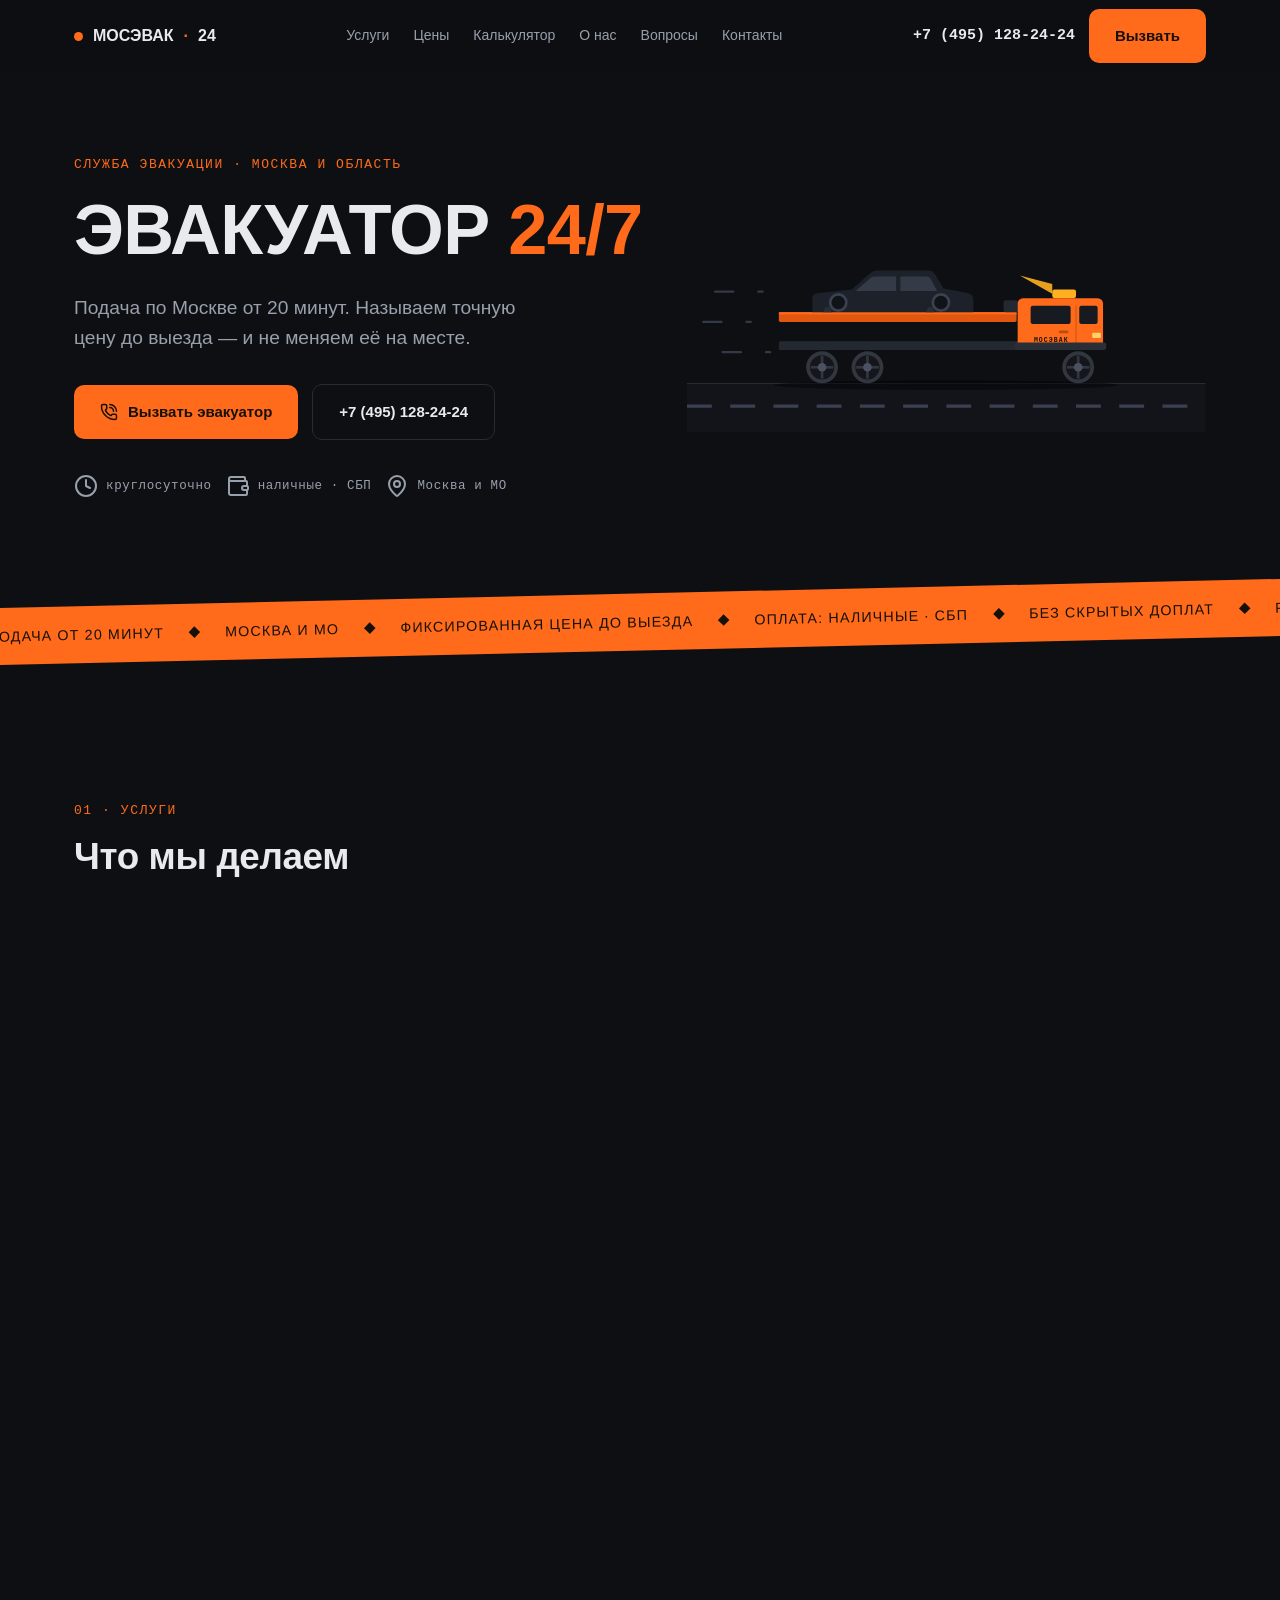
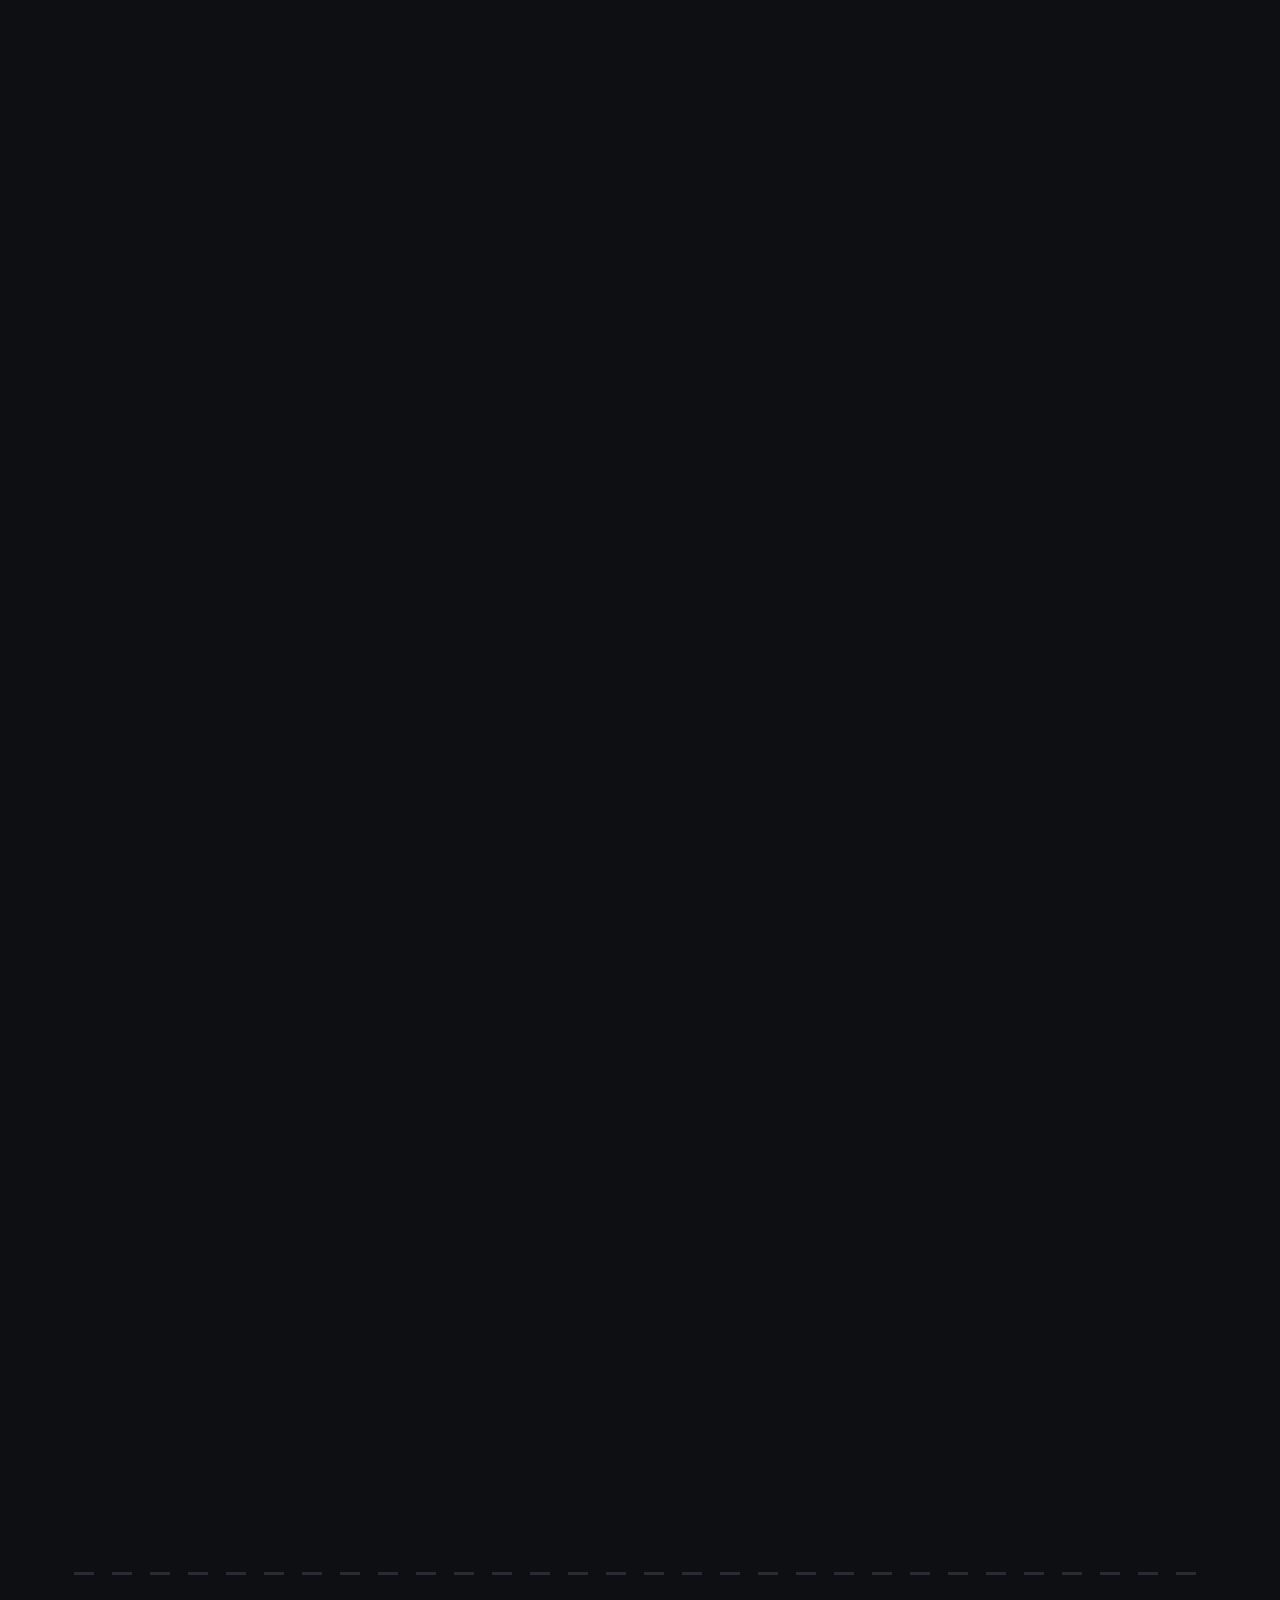
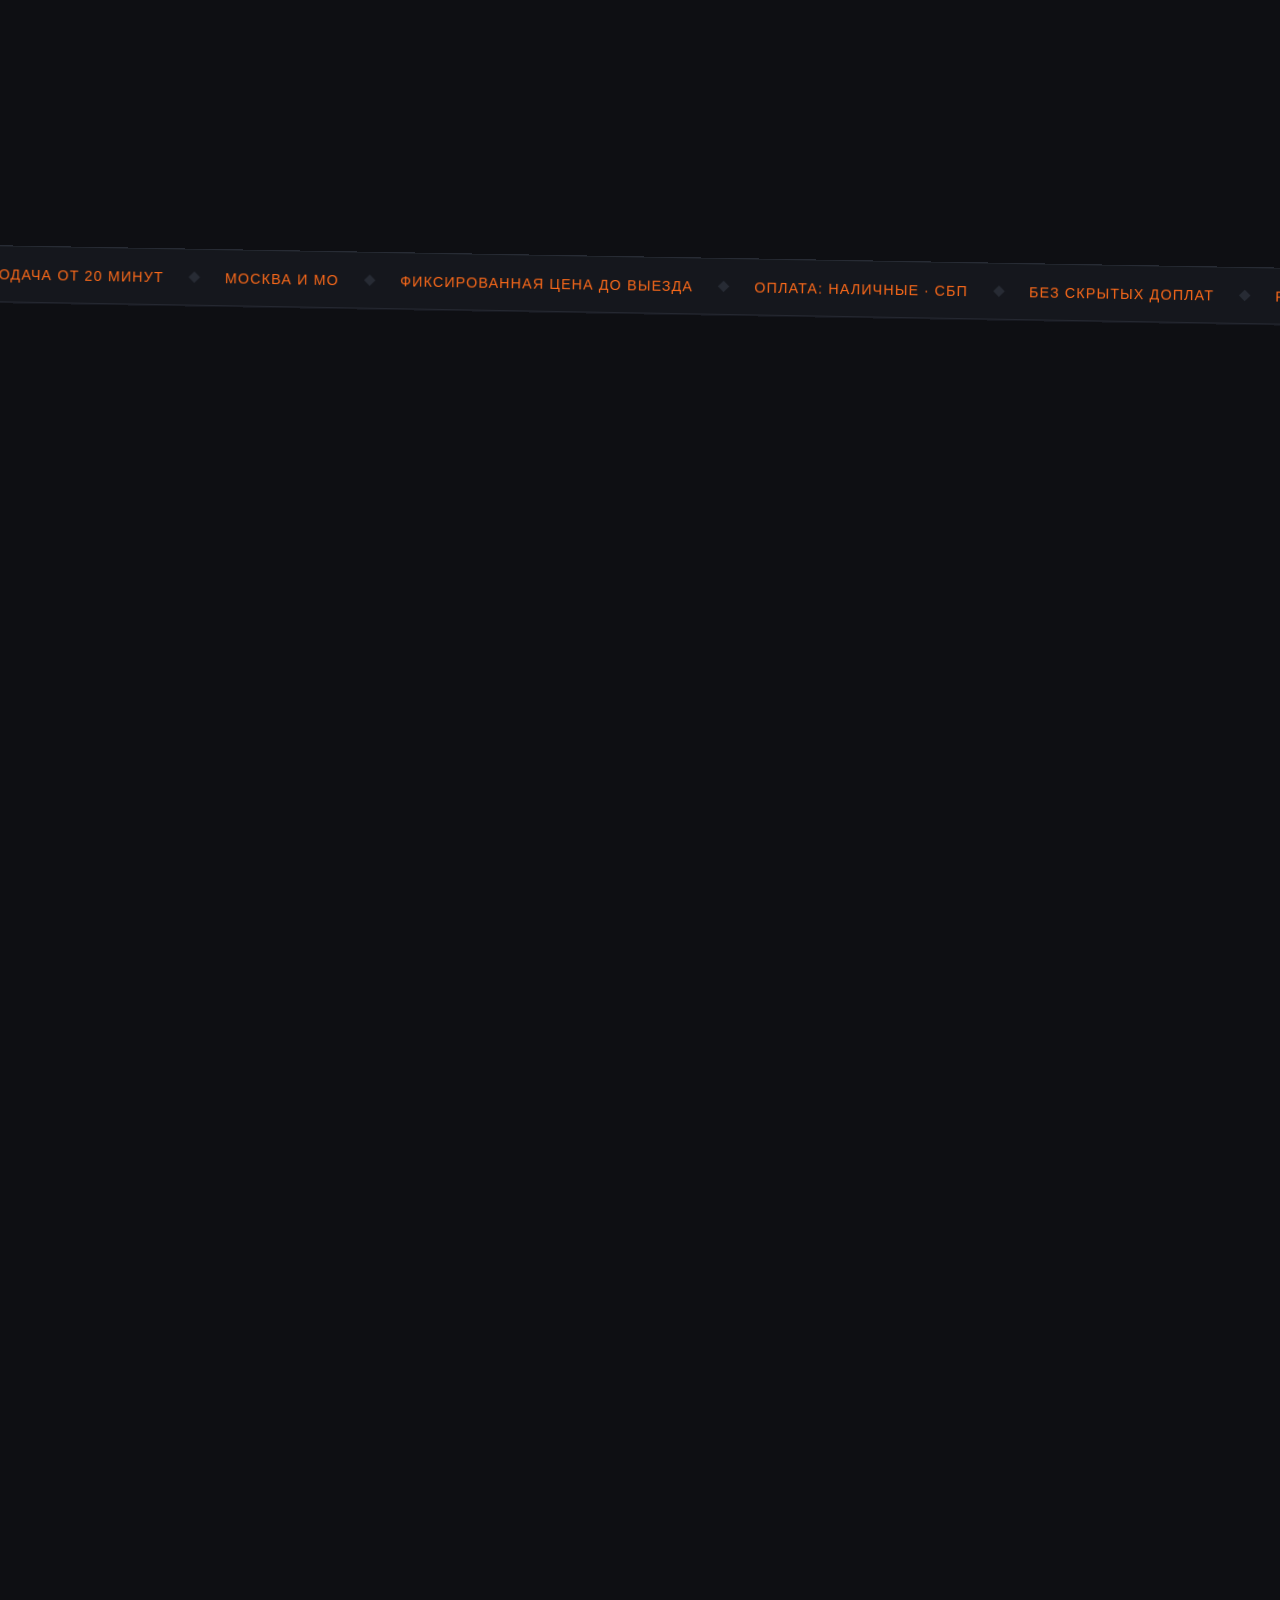
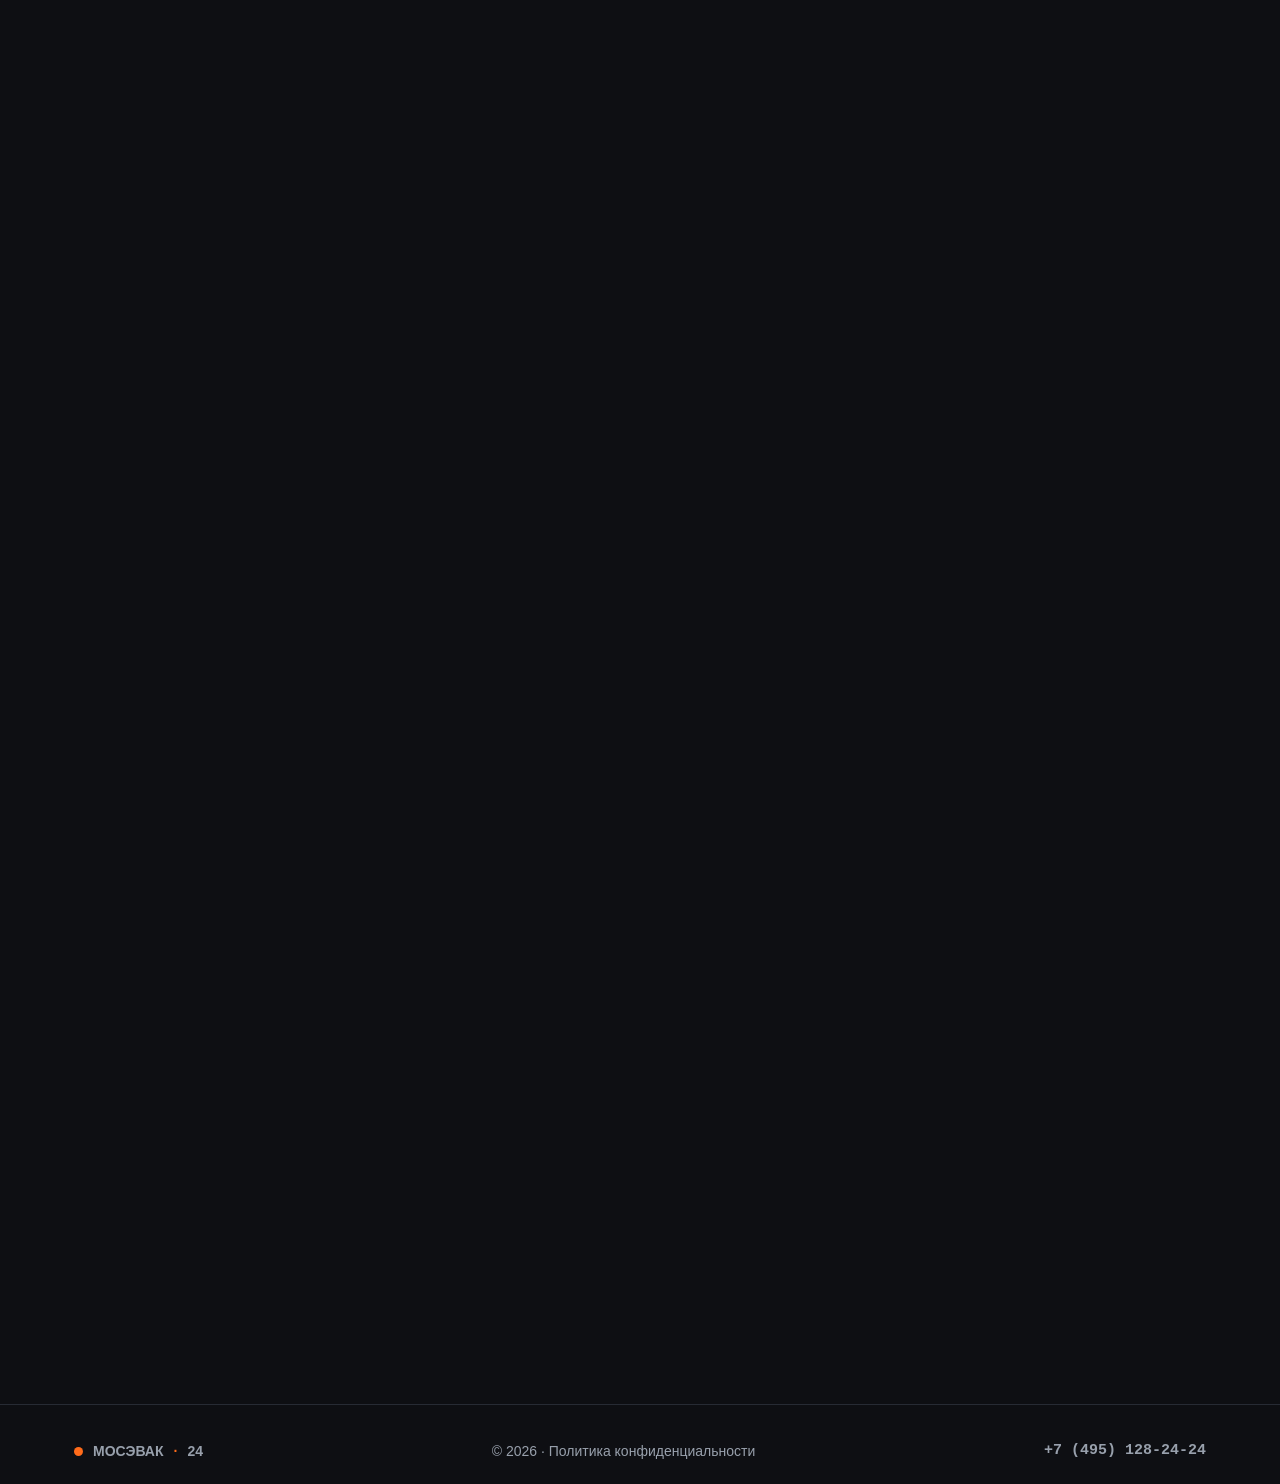
<file: index.html>
<!DOCTYPE html>
<html lang="ru">
<head>
<meta charset="UTF-8">
<!--
  Content-Security-Policy.
  Строгая политика: нет 'unsafe-inline' и 'unsafe-eval'. Работает, потому что весь
  CSS и JS вынесены в css/ и js/, а иконки Lucide лежат локально в js/icons.js
  (вместо lucide.min.js с unpkg на 444 КБ).
  Ограничения мета-тега (см. SECURITY.md): frame-ancestors, sandbox и report-uri
  в <meta> игнорируются браузером — только HTTP-заголовок.
  GitHub Pages не позволяет задать произвольные заголовки, отсюда мета-тег.
-->
<meta http-equiv="Content-Security-Policy" content="default-src 'self'; base-uri 'self'; object-src 'none'; frame-ancestors 'none'; form-action 'self' https://script.google.com; img-src 'self' data: https://mc.yandex.ru; font-src 'self' https://fonts.gstatic.com; style-src 'self' https://fonts.googleapis.com; script-src 'self' https://mc.yandex.ru; connect-src 'self' https://nominatim.openstreetmap.org https://script.google.com https://script.googleusercontent.com https://mc.yandex.ru; frame-src https://yandex.ru; manifest-src 'self'; upgrade-insecure-requests">
<meta name="viewport" content="width=device-width, initial-scale=1.0">
<title>МОСЭВАК 24 — эвакуатор по Москве и МО, подача от 20 минут</title>
<meta name="description" content="Эвакуатор 24/7 в Москве и Московской области. Подача от 20 минут, фиксированная цена до выезда, оплата наличными или СБП.">
<meta name="robots" content="index, follow, max-image-preview:large">
<meta name="theme-color" content="#0e0f13">
<meta name="color-scheme" content="dark">

<!-- Open Graph / Twitter -->
<meta property="og:type" content="website">
<meta property="og:site_name" content="МОСЭВАК 24">
<meta property="og:locale" content="ru_RU">
<meta property="og:title" content="МОСЭВАК 24 — эвакуатор по Москве и МО, подача от 20 минут">
<meta property="og:description" content="Эвакуатор 24/7 в Москве и Московской области. Подача от 20 минут, фиксированная цена до выезда, оплата наличными или СБП.">
<meta property="og:url" content="https://bojulka2-ship-it.github.io/mosevak24/">
<meta property="og:image" content="https://bojulka2-ship-it.github.io/mosevak24/og-image.jpg">
<meta property="og:image:width" content="1200">
<meta property="og:image:height" content="630">
<meta property="og:image:alt" content="Эвакуатор МОСЭВАК 24 с автомобилем на платформе">
<meta name="twitter:card" content="summary_large_image">
<meta name="twitter:title" content="МОСЭВАК 24 — эвакуатор по Москве и МО, подача от 20 минут">
<meta name="twitter:description" content="Эвакуатор 24/7 в Москве и Московской области. Фиксированная цена до выезда, оплата наличными или СБП.">
<meta name="twitter:image" content="https://bojulka2-ship-it.github.io/mosevak24/og-image.jpg">

<link rel="canonical" href="https://bojulka2-ship-it.github.io/mosevak24/">
<link rel="icon" href="favicon.svg" type="image/svg+xml">
<link rel="manifest" href="site.webmanifest">

<!-- Шрифты: переменные Unbounded и Manrope приходят одним файлом на семейство,
     JetBrains Mono — статический, два файла. Итого 4 загрузки вместо 9. -->
<link rel="preconnect" href="https://fonts.googleapis.com">
<link rel="preconnect" href="https://fonts.gstatic.com" crossorigin>
<link rel="preload" as="style" href="https://fonts.googleapis.com/css2?family=Unbounded:wght@500..700&family=Manrope:wght@400..800&family=JetBrains+Mono:wght@400;600&display=swap">
<link rel="stylesheet" href="https://fonts.googleapis.com/css2?family=Unbounded:wght@500..700&family=Manrope:wght@400..800&family=JetBrains+Mono:wght@400;600&display=swap">
<link rel="stylesheet" href="css/style.css">

<!-- Иконки Lucide локально (js/icons.js), внешний CDN не подключается. -->
<script src="js/icons.js" defer></script>
<script src="js/app.js" defer></script>
</head>
<body>

<a class="skip-link" href="#main">Перейти к содержимому</a>

<noscript>
  <div class="noscript-note">Для расчёта цены и отправки заявки нужен JavaScript. Звоните: <a href="tel:+74951282424">+7&nbsp;(495)&nbsp;128&#8209;24&#8209;24</a></div>
</noscript>

<div class="scroll-progress" id="scrollProgress"></div>

<!-- ============ ШАПКА ============ -->
<header id="siteHeader">
  <div class="wrap header-in">
    <a href="#top" class="logo"><span class="logo-dot"></span>МОСЭВАК<span class="accent">·</span>24</a>
    <nav class="desktop" aria-label="Основное меню">
      <a href="#uslugi">Услуги</a>
      <a href="#ceny">Цены</a>
      <a href="#kalkulyator">Калькулятор</a>
      <a href="#o-kompanii">О нас</a>
      <a href="#faq">Вопросы</a>
      <a href="#contacts">Контакты</a>
    </nav>
    <div class="header-right">
      <!-- ПЛЕЙСХОЛДЕР: вымышленный номер, заменить на реальный -->
      <a class="header-phone" href="tel:+74951282424">+7&nbsp;(495)&nbsp;128&#8209;24&#8209;24</a>
      <a class="btn btn-primary" href="#contacts">Вызвать</a>
      <button class="burger" id="burgerBtn" type="button" aria-label="Меню" aria-expanded="false" aria-controls="mobileNav"><i data-lucide="menu"></i></button>
    </div>
  </div>
</header>
<nav class="mobile-nav" id="mobileNav" aria-label="Мобильное меню">
  <a href="#uslugi">Услуги</a>
  <a href="#ceny">Цены</a>
  <a href="#kalkulyator">Калькулятор</a>
  <a href="#o-kompanii">О нас</a>
  <a href="#faq">Вопросы</a>
  <a href="#contacts">Контакты · Вызвать эвакуатор</a>
</nav>

<main id="main">

<!-- ============ ПЕРВЫЙ ЭКРАН ============ -->
<section class="hero" id="top" aria-labelledby="hero-title">
  <div class="wrap hero-grid">
    <div>
      <span class="sec-tag reveal">Служба эвакуации · Москва и область</span>
      <h1 class="reveal" id="hero-title" data-delay="80">Эвакуатор <span class="accent">24/7</span></h1>
      <p class="sub reveal" data-delay="160">Подача по Москве от 20 минут. Называем точную цену до выезда — и не меняем её на месте.</p>
      <div class="hero-cta reveal" data-delay="240">
        <a class="btn btn-primary" href="#contacts"><i data-lucide="phone-call"></i>Вызвать эвакуатор</a>
        <a class="btn btn-ghost" href="tel:+74951282424">+7&nbsp;(495)&nbsp;128&#8209;24&#8209;24</a>
      </div>
      <div class="hero-facts reveal" data-delay="320">
        <span><i data-lucide="clock"></i>круглосуточно</span>
        <span><i data-lucide="wallet"></i>наличные · СБП</span>
        <span><i data-lucide="map-pin"></i>Москва и МО</span>
      </div>
    </div>

    <svg class="scene reveal" data-delay="200" viewBox="0 0 960 400" fill="none" xmlns="http://www.w3.org/2000/svg" role="img" aria-label="Эвакуатор с автомобилем на платформе">
      <rect x="0" y="310" width="960" height="90" fill="#121419"/>
      <line x1="0" y1="310" x2="960" y2="310" stroke="#262a33" stroke-width="2"/>
      <path class="road-line" d="M0 352 H960" stroke="#3a4050" stroke-width="6" stroke-dasharray="46 34"/>
      <g stroke="#333947" stroke-width="4" stroke-linecap="round">
        <line class="speed-line" x1="52" y1="140" x2="140" y2="140"/>
        <line class="speed-line" x1="30" y1="196" x2="118" y2="196"/>
        <line class="speed-line" x1="66" y1="252" x2="154" y2="252"/>
      </g>
      <ellipse cx="480" cy="313" rx="320" ry="9" fill="rgba(0,0,0,.45)"/>
      <g class="truck-bob">
        <polygon class="beam-l" points="676,144 616,110 676,126" fill="#ffb020"/>
        <polygon class="beam-r" points="722,144 782,110 722,126" fill="#ffb020"/>
        <rect x="170" y="232" width="470" height="16" rx="3" fill="#242830"/>
        <rect x="170" y="178" width="440" height="18" rx="3" fill="#e2570f"/>
        <rect x="170" y="178" width="440" height="4" fill="#ff6b1a"/>
        <rect x="586" y="156" width="26" height="22" rx="3" fill="#242830"/>
        <path d="M232 178 v-26 q0-8 9-9 l64-7 34-30 q5-5 13-5 h94 q9 0 13 7 l16 26 42 8 q13 2 13 12 v24 z" fill="#1d2129"/>
        <path d="M312 139 l27-24 q3-3 8-3 h40 v27 z" fill="#343b47"/>
        <path d="M395 112 h48 q6 0 9 6 l11 21 h-68 z" fill="#343b47"/>
        <circle cx="280" cy="160" r="15" fill="#101318" stroke="#3a4150" stroke-width="5"/>
        <circle cx="470" cy="160" r="15" fill="#101318" stroke="#3a4150" stroke-width="5"/>
        <polygon points="252,178 268,178 264,169 256,169" fill="#2a2e36"/>
        <polygon points="442,178 458,178 454,169 446,169" fill="#2a2e36"/>
        <rect x="676" y="136" width="44" height="16" rx="4" fill="#ffb020"/>
        <rect x="612" y="152" width="158" height="96" rx="10" fill="#ff6b1a"/>
        <rect x="636" y="166" width="74" height="34" rx="4" fill="#171a20"/>
        <rect x="726" y="166" width="34" height="34" rx="4" fill="#171a20"/>
        <line x1="720" y1="166" x2="720" y2="240" stroke="rgba(0,0,0,.2)" stroke-width="2"/>
        <rect x="688" y="212" width="18" height="5" rx="2.5" fill="rgba(0,0,0,.28)"/>
        <text x="642" y="234" font-family="JetBrains Mono, monospace" font-size="12" font-weight="600" letter-spacing="2" fill="#1b1206">МОСЭВАК</text>
        <rect x="606" y="234" width="170" height="14" rx="4" fill="#2a2e36"/>
        <rect x="750" y="216" width="16" height="10" rx="2" fill="#ffd166"/>
        <g transform="translate(250 280)"><g class="wheel">
          <circle r="26" fill="#14161b" stroke="#31363f" stroke-width="7"/>
          <rect x="-2.5" y="-21" width="5" height="42" fill="#31363f"/>
          <rect x="-21" y="-2.5" width="42" height="5" fill="#31363f"/>
          <circle r="8" fill="#4a5262"/>
        </g></g>
        <g transform="translate(334 280)"><g class="wheel">
          <circle r="26" fill="#14161b" stroke="#31363f" stroke-width="7"/>
          <rect x="-2.5" y="-21" width="5" height="42" fill="#31363f"/>
          <rect x="-21" y="-2.5" width="42" height="5" fill="#31363f"/>
          <circle r="8" fill="#4a5262"/>
        </g></g>
        <g transform="translate(724 280)"><g class="wheel">
          <circle r="26" fill="#14161b" stroke="#31363f" stroke-width="7"/>
          <rect x="-2.5" y="-21" width="5" height="42" fill="#31363f"/>
          <rect x="-21" y="-2.5" width="42" height="5" fill="#31363f"/>
          <circle r="8" fill="#4a5262"/>
        </g></g>
      </g>
    </svg>
  </div>
</section>

<!-- лента 1 -->
<div class="tape tape-orange" aria-hidden="true">
  <div class="tape-track" id="tape1"></div>
</div>

<!-- ============ УСЛУГИ ============ -->
<section class="section" id="uslugi" aria-labelledby="uslugi-title">
  <div class="wrap services-grid">
    <div class="sticky">
      <span class="sec-tag reveal">01 · Услуги</span>
      <h2 class="reveal" id="uslugi-title" data-delay="80">Что мы делаем</h2>
      <p class="lead reveal" data-delay="160">Любая ситуация, в которой машина не может ехать своим ходом — от заглохшего двигателя до серьёзного ДТП.</p>
    </div>
    <div id="servicesList" class="reveal" data-delay="120"></div>
  </div>
</section>

<!-- ============ ПАРК ============ -->
<section class="section" id="park" aria-labelledby="park-title">
  <div class="wrap">
    <span class="sec-tag reveal">02 · Парк</span>
    <h2 class="reveal" id="park-title" data-delay="80">Техника под любую задачу</h2>
    <p class="lead reveal" data-delay="160">Десять собственных эвакуаторов: три типа платформ закрывают всё — от мотоцикла до перевёрнутого внедорожника.</p>
    <div class="fleet reveal" data-delay="120">
      <div class="fleet-card">
        <div class="spec">6 машин · 2–4 т</div>
        <h3>Ломаная платформа</h3>
        <p>Основной парк для легковых авто и кроссоверов. Быстрая погрузка своим ходом или лебёдкой, мягкая фиксация колёс.</p>
      </div>
      <div class="fleet-card">
        <div class="spec">3 машины · до 5 т</div>
        <h3>Сдвижная платформа с лебёдкой</h3>
        <p>Низкая посадка для спорткаров и авто с заблокированными колёсами — погрузка без крутых углов и рывков.</p>
      </div>
      <div class="fleet-card">
        <div class="spec">1 машина · до 7 т</div>
        <h3>Кран-манипулятор (КМУ)</h3>
        <p>Перевёрнутые автомобили, серьёзные ДТП, подъём машины с обочины, разделительной или из кювета.</p>
      </div>
    </div>
    <div class="ph-row">
      <figure class="ph reveal" data-delay="80">
        <picture>
          <source srcset="photos/01-park-flatbed.webp" type="image/webp">
          <img src="photos/01-park-flatbed.jpg" alt="Эвакуатор с ломаной платформой" width="678" height="452" loading="lazy" decoding="async">
        </picture>
        <div class="ph-fb"><i data-lucide="image"></i><b>Эвакуатор с ломаной платформой</b><span class="mono">файл: photos/01-park-flatbed.jpg</span></div>
        <figcaption>Ломаная платформа · основной парк</figcaption>
      </figure>
      <figure class="ph reveal" data-delay="160">
        <picture>
          <source srcset="photos/02-park-slider.webp" type="image/webp">
          <img src="photos/02-park-slider.jpg" alt="Эвакуатор со сдвижной платформой" width="738" height="414" loading="lazy" decoding="async">
        </picture>
        <div class="ph-fb"><i data-lucide="image"></i><b>Сдвижная платформа с лебёдкой</b><span class="mono">файл: photos/02-park-slider.jpg</span></div>
        <figcaption>Сдвижная платформа · низкая посадка</figcaption>
      </figure>
      <figure class="ph reveal" data-delay="240">
        <picture>
          <source srcset="photos/03-park-crane.webp" type="image/webp">
          <img src="photos/03-park-crane.jpg" alt="Эвакуатор с краном-манипулятором" width="646" height="473" loading="lazy" decoding="async">
        </picture>
        <div class="ph-fb"><i data-lucide="image"></i><b>Кран-манипулятор</b><span class="mono">файл: photos/03-park-crane.jpg</span></div>
        <figcaption>КМУ · до 7 тонн</figcaption>
      </figure>
    </div>
  </div>
</section>

<!-- ============ ЦЕНЫ ============ -->
<section class="section" id="ceny" aria-labelledby="ceny-title">
  <div class="wrap prices-grid">
    <div>
      <span class="sec-tag reveal">03 · Цены</span>
      <h2 class="reveal" id="ceny-title" data-delay="80">Стоимость без сюрпризов</h2>
      <p class="lead reveal" data-delay="160">Диспетчер называет итоговую сумму за минуту — по адресу и состоянию автомобиля. Калькулятор ниже покажет ориентир за 10 секунд.</p>
      <a class="btn btn-primary reveal mt-30" data-delay="240" href="#kalkulyator"><i data-lucide="calculator"></i>Рассчитать самому</a>
    </div>
    <div class="price-panel reveal" data-delay="120">
      <div class="price-group">По Москве · в пределах МКАД</div>
      <div class="price-row"><span class="name">Легковой автомобиль</span><span class="dots"></span><span class="val">от 2 900 ₽</span></div>
      <div class="price-row"><span class="name">Кроссовер</span><span class="dots"></span><span class="val">от 3 400 ₽</span></div>
      <div class="price-row"><span class="name">Внедорожник / минивэн</span><span class="dots"></span><span class="val">от 4 200 ₽</span></div>
      <div class="price-row"><span class="name">Мотоцикл / квадроцикл</span><span class="dots"></span><span class="val">от 2 500 ₽</span></div>
      <div class="price-group">За МКАД</div>
      <div class="price-row"><span class="name">До 50 км от МКАД</span><span class="dots"></span><span class="val">+ 55 ₽/км</span></div>
      <div class="price-row"><span class="name">Свыше 50 км — межгород</span><span class="dots"></span><span class="val">45 ₽/км</span></div>
      <div class="price-group">Доплаты</div>
      <div class="price-row"><span class="name">Заблокированные колёса</span><span class="dots"></span><span class="val">+ 1 500 ₽</span></div>
      <div class="price-row"><span class="name">Перевёртыш (КМУ)</span><span class="dots"></span><span class="val">+ от 2 500 ₽</span></div>
      <div class="price-row"><span class="name">Вытаскивание из кювета (лебёдка)</span><span class="dots"></span><span class="val">+ от 2 000 ₽</span></div>
      <div class="price-row"><span class="name">Ожидание свыше 1 часа (первый — бесплатно)</span><span class="dots"></span><span class="val">700 ₽/час</span></div>
      <div class="price-fix"><i data-lucide="shield-check"></i>Цена фиксируется до выезда и не меняется на месте. Оплата после доставки — наличными или по СБП.</div>
    </div>
  </div>
</section>

<!-- ============ КАЛЬКУЛЯТОР ============ -->
<section class="section" id="kalkulyator" aria-labelledby="calc-title">
  <div class="wrap calc-grid">
    <div>
      <span class="sec-tag reveal">04 · Калькулятор</span>
      <h2 class="reveal" id="calc-title" data-delay="80">Считайте цену сами</h2>
      <p class="lead reveal" data-delay="160">Предварительный расчёт за 10 секунд. Точную сумму диспетчер зафиксирует до выезда — она не изменится.</p>
      <div class="calc-panel reveal" data-delay="120">
        <span class="calc-label" id="lbl-cars">Тип автомобиля</span>
        <div class="seg" id="calcCars" role="group" aria-labelledby="lbl-cars"></div>
        <span class="calc-label mt-26">Расстояние за МКАД</span>
        <input type="range" id="calcKm" min="0" max="200" value="0" step="1" aria-label="Расстояние за МКАД в километрах">
        <div class="range-out"><span id="calcKmOut">в пределах МКАД</span><span>до 50 км — 55 ₽/км · далее — 45 ₽/км</span></div>
        <span class="calc-label mt-22" id="lbl-opts">Дополнительные работы</span>
        <div id="calcOpts" role="group" aria-labelledby="lbl-opts"></div>
      </div>
    </div>
    <div class="result reveal" data-delay="200" aria-live="polite">
      <div class="price-panel">
        <div class="price-group mt-0">Ваш расчёт</div>
        <div id="calcRows"></div>
        <div class="calc-total-row"><span class="cap">Итого ориентировочно</span><span class="calc-total" id="calcTotal">2 900 ₽</span></div>
        <p class="calc-hint">Ночью, в выходные и праздники наценок нет. Расчёт предварительный: диспетчер подтвердит точную сумму по телефону.</p>
        <button class="btn btn-primary" id="calcFix" type="button"><i data-lucide="lock"></i>Зафиксировать цену в заявке</button>
        <div class="pay-note">оплата после доставки · наличные / СБП</div>
      </div>
    </div>
  </div>
</section>

<!-- ============ О КОМПАНИИ ============ -->
<section class="section" id="o-kompanii" aria-labelledby="about-title">
  <div class="wrap about-grid">
    <div>
      <span class="sec-tag reveal">05 · О компании</span>
      <h2 class="reveal" id="about-title" data-delay="80">Отвечаем за каждый рейс</h2>
      <p class="lead reveal" data-delay="160">Служба эвакуации с собственным парком из 10 машин и водителями со стажем от 5 лет. Работаем без посредников: аккуратная погрузка, надёжная фиксация, доставка в срок.</p>
      <ul class="about-checks reveal" data-delay="240">
        <li><i data-lucide="check"></i>Колёса крепим стяжными ремнями — без скачков и царапин по кузову</li>
        <li><i data-lucide="check"></i>Выдаём чек и полный пакет документов о перевозке</li>
        <li><i data-lucide="check"></i>Оплата после доставки — наличными или переводом по СБП</li>
      </ul>
    </div>
    <div class="stats reveal" data-delay="120">
      <div class="stat"><div class="num"><span class="counter" data-target="7">0</span></div><div class="cap">лет на дорогах Москвы</div></div>
      <div class="stat"><div class="num"><span class="counter" data-target="10">0</span></div><div class="cap">эвакуаторов в собственном парке</div></div>
      <div class="stat"><div class="num"><span class="counter" data-target="20">0</span><small> мин</small></div><div class="cap">минимальная подача по городу</div></div>
      <div class="stat"><div class="num"><span class="counter" data-target="4800">0</span><small>+</small></div><div class="cap">выполненных рейсов</div></div>
    </div>
  </div>
</section>

<!-- ============ КАК ПРОХОДИТ РАБОТА ============ -->
<section class="section" id="etapy" aria-labelledby="etapy-title">
  <div class="wrap">
    <span class="sec-tag reveal">06 · Этапы</span>
    <h2 class="reveal" id="etapy-title" data-delay="80">Как проходит работа</h2>
    <div class="steps" id="stepsBlock">
      <div class="steps-line"><i></i></div>
      <div class="steps-grid">
        <div class="step reveal"><div class="step-dot">01</div><div><h3><i data-lucide="phone-call"></i>Заявка</h3><p>Звонок или форма на сайте: адрес, состояние авто, куда везти.</p></div></div>
        <div class="step reveal" data-delay="120"><div class="step-dot">02</div><div><h3><i data-lucide="calculator"></i>Расчёт</h3><p>Называем точную стоимость и время подачи — фиксируем цену.</p></div></div>
        <div class="step reveal" data-delay="240"><div class="step-dot">03</div><div><h3><i data-lucide="truck"></i>Выезд</h3><p>Эвакуатор на месте от 20 минут. Аккуратная погрузка и крепление.</p></div></div>
        <div class="step reveal" data-delay="360"><div class="step-dot">04</div><div><h3><i data-lucide="flag"></i>Доставка</h3><p>Довозим до сервиса или адреса. Оплата по факту — наличными или СБП.</p></div></div>
      </div>
    </div>
  </div>
</section>

<!-- лента 2 -->
<div class="tape tape-dark rev" aria-hidden="true">
  <div class="tape-track" id="tape2"></div>
</div>

<!-- ============ ПРЕИМУЩЕСТВА ============ -->
<section class="section" id="plus" aria-labelledby="plus-title">
  <div class="wrap adv-grid">
    <div>
      <span class="sec-tag reveal">07 · Преимущества</span>
      <h2 class="reveal" id="plus-title" data-delay="80">Почему нам доверяют машины</h2>
      <p class="lead reveal" data-delay="160">Простые правила, которые мы не нарушаем — даже ночью и в метель.</p>
    </div>
    <div class="adv-list">
      <div class="adv reveal"><div class="row"><i data-lucide="zap"></i><h3>Подача от 20 минут</h3></div><p>Среднее время прибытия по Москве от подтверждения заявки.</p></div>
      <div class="adv reveal" data-delay="80"><div class="row"><i data-lucide="clock"></i><h3>Работаем 24/7</h3></div><p>Ночью, в праздники и в непогоду — диспетчер всегда на линии.</p></div>
      <div class="adv reveal" data-delay="160"><div class="row"><i data-lucide="badge-check"></i><h3>Опытные водители</h3></div><p>Стаж от 5 лет, аккуратная погрузка и крепление автомобиля.</p></div>
      <div class="adv reveal" data-delay="240"><div class="row"><i data-lucide="truck"></i><h3>Собственная техника</h3></div><p>Десять платформ трёх типов: ломаные, сдвижные и кран-манипулятор.</p></div>
      <div class="adv reveal" data-delay="320"><div class="row"><i data-lucide="wallet"></i><h3>Без скрытых доплат</h3></div><p>Цена фиксируется до выезда и не пересматривается на месте.</p></div>
      <div class="adv reveal" data-delay="400"><div class="row"><i data-lucide="banknote"></i><h3>Оплата после доставки</h3></div><p>Наличными или переводом по СБП — когда автомобиль уже доставлен.</p></div>
    </div>
  </div>
</section>

<!-- ============ FAQ ============ -->
<section class="section" id="faq" aria-labelledby="faq-title">
  <div class="wrap faq-grid">
    <div>
      <span class="sec-tag reveal">08 · Вопросы</span>
      <h2 class="reveal" id="faq-title" data-delay="80">Частые вопросы</h2>
      <p class="lead reveal" data-delay="160">Не нашли ответ — позвоните, диспетчер проконсультирует бесплатно.</p>
    </div>
    <div id="faqList" class="reveal" data-delay="120"></div>
  </div>
</section>

<!-- ============ ЗОНА ВЫЕЗДА ============ -->
<section class="section" id="zona" aria-labelledby="zona-title">
  <div class="wrap zone-grid">
    <div>
      <span class="sec-tag reveal">09 · Зона выезда</span>
      <h2 class="reveal" id="zona-title" data-delay="80">Москва и вся Московская область</h2>
      <p class="lead reveal" data-delay="160">Машины распределены по округам Москвы, поэтому подаём быстро в любом направлении — включая Новую Москву и ближнее Подмосковье.</p>
      <ul class="zone-chips reveal" data-delay="240">
        <li><i data-lucide="map-pin"></i>Москва в пределах МКАД — городской тариф</li>
        <li><i data-lucide="route"></i>До 50 км за МКАД — +55 ₽/км</li>
        <li><i data-lucide="flag"></i>Свыше 50 км от Москвы — межгород, 45 ₽/км</li>
        <li><i data-lucide="moon"></i>Ночью и в праздники — без наценок</li>
      </ul>
    </div>
    <div class="map-panel reveal" data-delay="120">
      <!-- Демо-карта: работает без ключей и аккаунтов.
           Свою карту с зоной делайте в конструкторе: yandex.ru/map-constructor → «Получить код карты» → замените src ниже. -->
      <iframe src="https://yandex.ru/map-widget/v1/?ll=37.6177%2C55.7558&amp;z=8&amp;pt=37.6177,55.7558,pm2rdm" title="Зона выезда — Москва и Московская область" loading="lazy" referrerpolicy="no-referrer"></iframe>
    </div>
  </div>
</section>

<!-- ============ КОНТАКТЫ + ФОРМА ============ -->
<section class="section" id="contacts" aria-labelledby="contacts-title">
  <div class="wrap contact-grid">
    <div>
      <span class="sec-tag reveal">10 · Контакты</span>
      <h2 class="reveal" id="contacts-title" data-delay="80">Позвоните или оставьте заявку</h2>
      <!-- ПЛЕЙСХОЛДЕР: вымышленный номер, заменить на реальный -->
      <a class="big-phone reveal" data-delay="140" href="tel:+74951282424">+7&nbsp;(495)&nbsp;128&#8209;24&#8209;24</a>
      <div class="msgr reveal" data-delay="200">
        <!-- ПЛЕЙСХОЛДЕРЫ: вымышленные аккаунты, заменить -->
        <a class="btn btn-ghost" href="https://wa.me/74951282424" target="_blank" rel="noopener noreferrer"><i data-lucide="message-circle"></i>WhatsApp</a>
        <a class="btn btn-ghost" href="https://t.me/mosevak24" target="_blank" rel="noopener noreferrer"><i data-lucide="send"></i>Telegram</a>
      </div>
      <ul class="info-list reveal" data-delay="260">
        <li><i data-lucide="clock"></i>Круглосуточно, без выходных и праздников</li>
        <li><i data-lucide="map-pin"></i>Москва и Московская область · база: Москва, Перовская ул., 61с2</li>
        <li><i data-lucide="zap"></i>Подача по Москве — 20–40 минут</li>
        <li><i data-lucide="wallet"></i>Оплата наличными или по СБП после доставки</li>
        <li><i data-lucide="mail"></i><a href="mailto:zakaz@mosevak24.ru">zakaz@mosevak24.ru</a></li>
      </ul>
    </div>

    <div class="form-panel reveal" data-delay="120">
      <!--
        ПОДКЛЮЧЕНИЕ GOOGLE ТАБЛИЦЫ:
        1. Таблица → Расширения → Apps Script → вставить скрипт (см. «Google Apps Script.txt»).
        2. Развернуть → Новое развёртывание → Веб-приложение (доступ: все).
        3. URL вставить в CONFIG.googleScriptUrl в js/app.js.
        Скрипт также дублирует заявку на почту диспетчера и в Telegram-бота.
        Пока URL пуст — демо-режим (localStorage + консоль).
        Ограничения этого способа описаны в SECURITY.md, раздел «Известные риски».
      -->
      <form id="orderForm" novalidate>
        <datalist id="cityList">
          <option>Москва</option><option>Зеленоград</option><option>Троицк</option>
          <option>Апрелевка</option><option>Балашиха</option><option>Видное</option>
          <option>Волоколамск</option><option>Воскресенск</option><option>Дмитров</option>
          <option>Долгопрудный</option><option>Домодедово</option><option>Дубна</option>
          <option>Егорьевск</option><option>Жуковский</option><option>Звенигород</option>
          <option>Истра</option><option>Клин</option><option>Коломна</option>
          <option>Королёв</option><option>Красногорск</option><option>Краснознаменск</option>
          <option>Лобня</option><option>Лыткарино</option><option>Можайск</option>
          <option>Мытищи</option><option>Наро-Фоминск</option><option>Ногинск</option>
          <option>Одинцово</option><option>Орехово-Зуево</option><option>Павловский Посад</option>
          <option>Подольск</option><option>Пушкино</option><option>Раменское</option>
          <option>Реутов</option><option>Сергиев Посад</option><option>Серпухов</option>
          <option>Солнечногорск</option><option>Ступино</option><option>Фрязино</option>
          <option>Химки</option><option>Чехов</option><option>Шатура</option>
          <option>Щёлково</option><option>Электросталь</option>
        </datalist>
        <div class="form-row">
          <div class="field" id="fld-name">
            <label for="f-name">Ваше имя</label>
            <input id="f-name" name="name" type="text" placeholder="Александр" autocomplete="name" maxlength="80">
            <div class="err-msg">Укажите имя</div>
          </div>
          <div class="field" id="fld-phone">
            <label for="f-phone">Телефон</label>
            <input id="f-phone" name="phone" type="tel" placeholder="+7 (___) ___-__-__" autocomplete="tel" inputmode="tel" maxlength="18">
            <div class="err-msg">Введите номер полностью</div>
          </div>
        </div>
        <div class="field" id="fld-from">
          <label for="f-from">Откуда забрать автомобиль</label>
          <div class="addr-row">
            <input id="f-from-city" type="text" list="cityList" placeholder="Город" maxlength="60" aria-label="Город подачи">
            <input id="f-from" type="text" placeholder="Улица и дом / ориентир" maxlength="200">
          </div>
          <div class="map-status" id="map-from" role="status"></div>
          <div class="err-msg">Укажите город и адрес подачи (улица и дом)</div>
        </div>
        <div class="field" id="fld-to">
          <label for="f-to">Куда доставить</label>
          <div class="addr-row">
            <input id="f-to-city" type="text" list="cityList" placeholder="Город" maxlength="60" aria-label="Город доставки">
            <input id="f-to" type="text" placeholder="Улица и дом / пункт доставки" maxlength="200">
          </div>
          <div class="map-status" id="map-to" role="status"></div>
          <div class="err-msg">Укажите город и адрес доставки (улица и дом)</div>
        </div>
        <div class="field">
          <label for="f-comment">Коротко о ситуации <span class="label-plain">(необязательно)</span></label>
          <textarea id="f-comment" name="comment" rows="3" maxlength="1000" placeholder="Например: не заводится после ДТП, переднее колесо заблокировано"></textarea>
        </div>
        <div class="field" id="fld-consent">
          <label class="consent">
            <input type="checkbox" id="f-consent">
            <span>Я даю согласие на обработку персональных данных и принимаю условия <a href="privacy.html" title="Политика обработки персональных данных">политики конфиденциальности</a></span>
          </label>
          <div class="err-msg">Нужно согласие на обработку данных</div>
        </div>
        <button class="btn btn-primary" type="submit" id="submitBtn"><i data-lucide="send"></i>Отправить заявку</button>
        <div class="form-privacy">Перезвоним в течение 5 минут.</div>
      </form>

      <div class="form-success" id="formSuccess" role="status">
        <div class="ok-ico"><i data-lucide="check"></i></div>
        <h3>Заявка <span class="mono accent" id="orderNum"></span> принята</h3>
        <p>Диспетчер перезвонит в течение 5 минут и подтвердит стоимость.</p>
        <p class="demo-note" id="demoNote" hidden>Демо-режим: заявка сохранена локально.<br>Подключите Google Таблицу — данные будут уходить туда.</p>
        <button class="btn btn-ghost mt-22" id="againBtn" type="button">Отправить ещё одну</button>
      </div>
    </div>
  </div>
</section>

</main>

<footer>
  <div class="wrap footer-in">
    <a href="#top" class="logo logo-sm"><span class="logo-dot"></span>МОСЭВАК<span class="accent">·</span>24</a>
    <span>© <span id="year"></span> · <a href="privacy.html" class="muted-text">Политика конфиденциальности</a></span>
    <a class="header-phone" href="tel:+74951282424">+7&nbsp;(495)&nbsp;128&#8209;24&#8209;24</a>
  </div>
</footer>

<div class="toasts" id="toasts" role="status" aria-live="polite"></div>

</body>
</html>
</file>
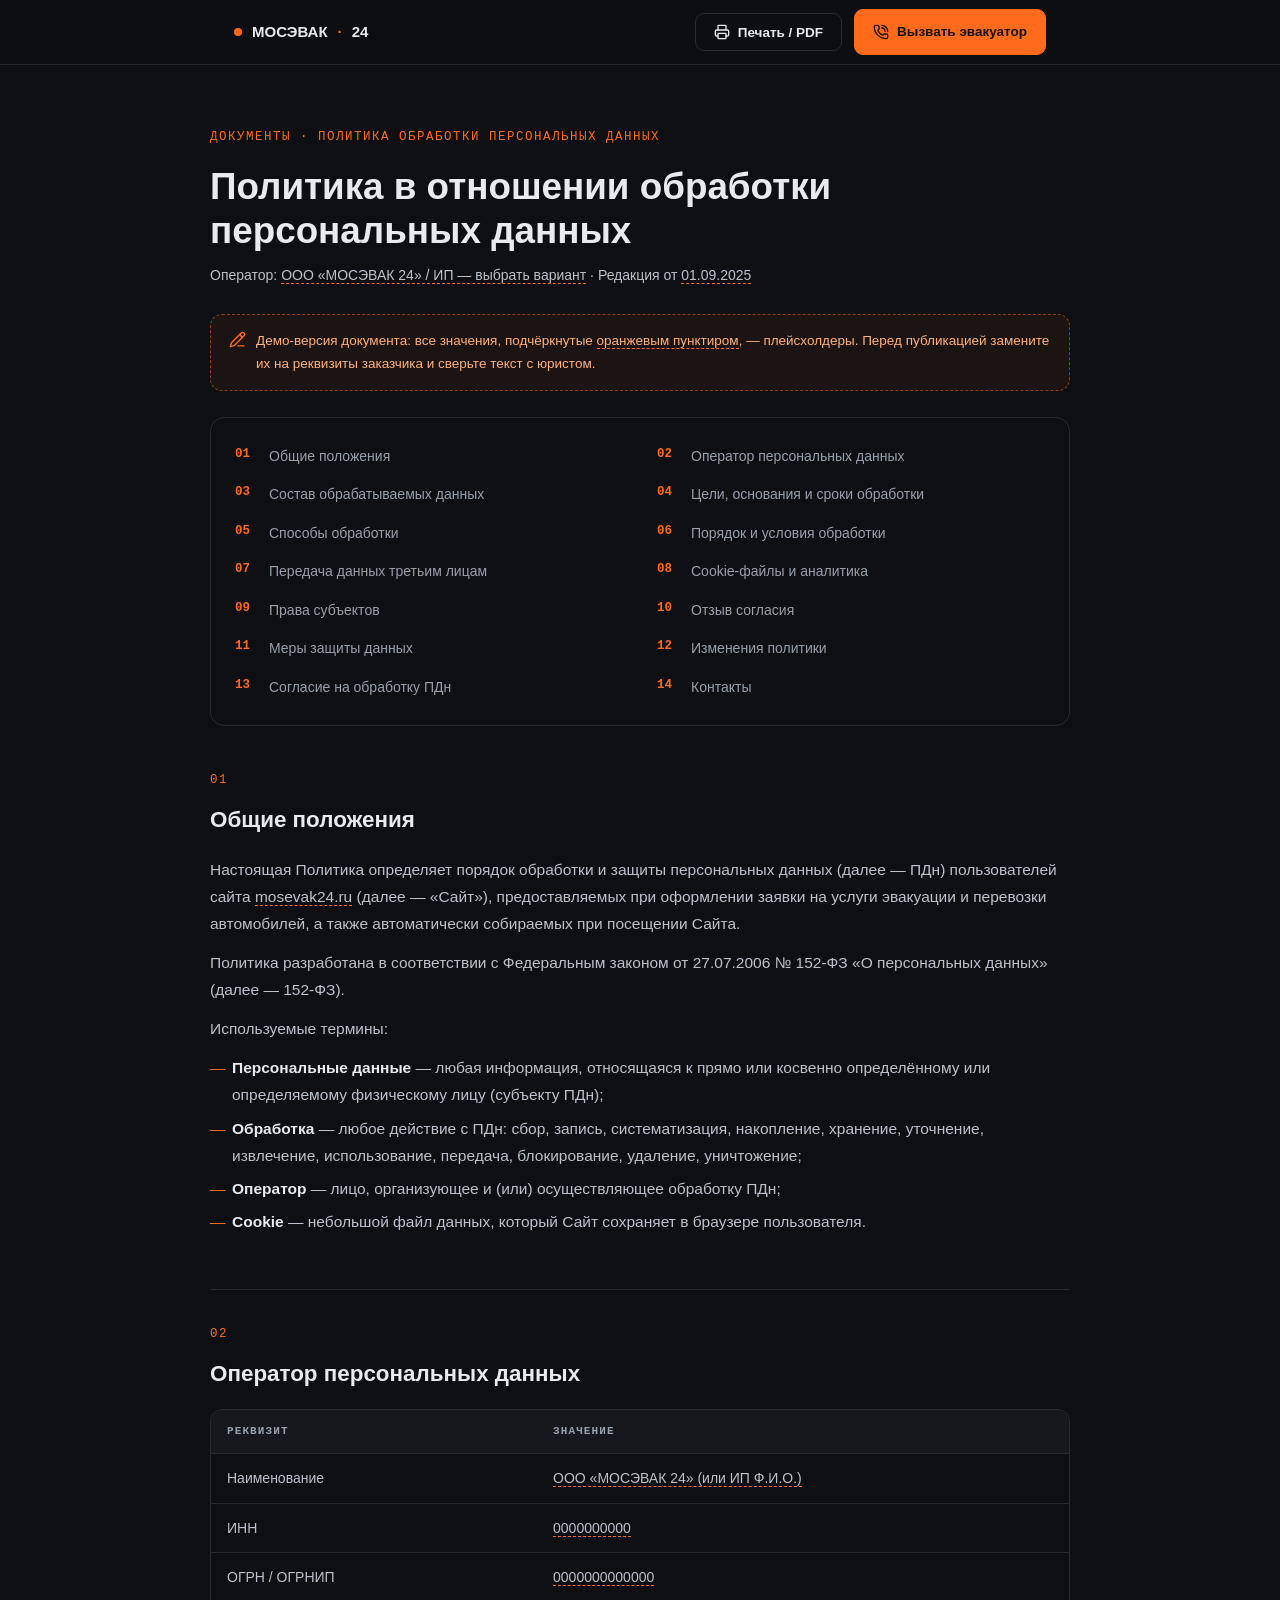
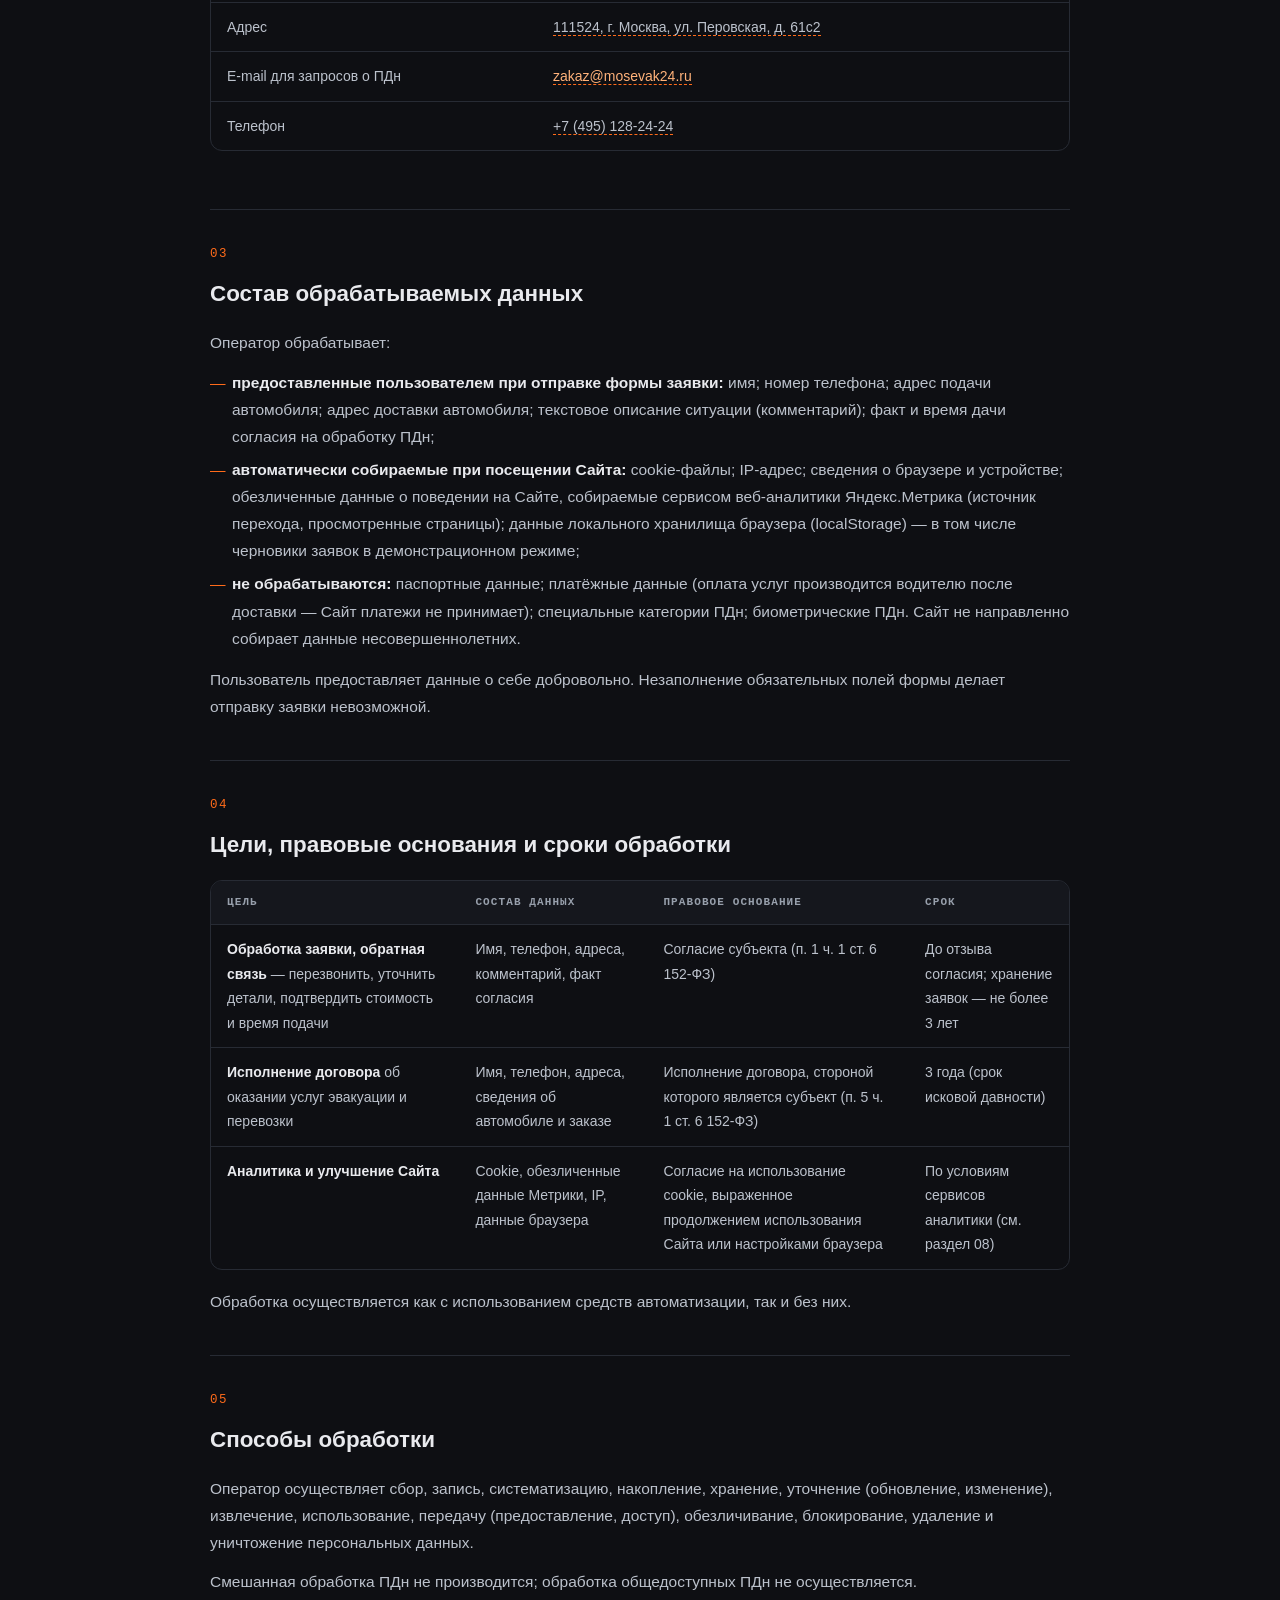
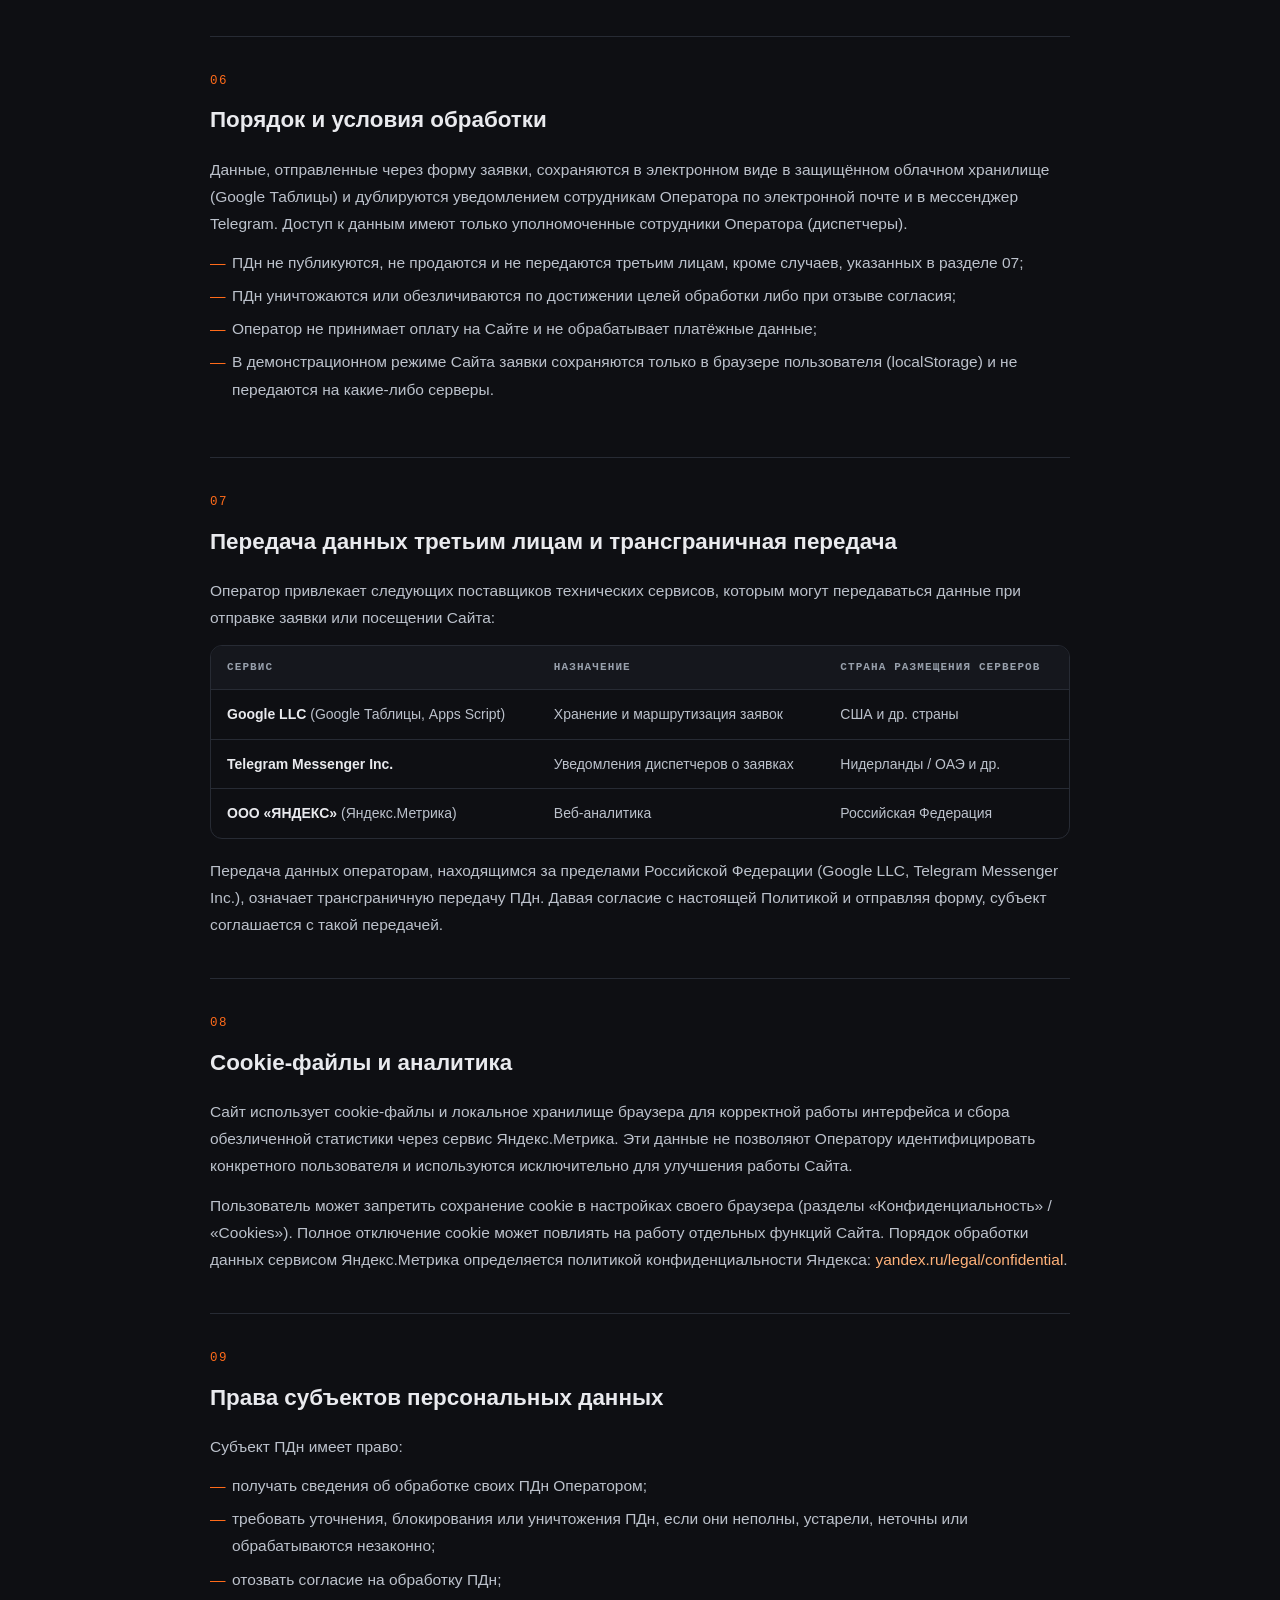
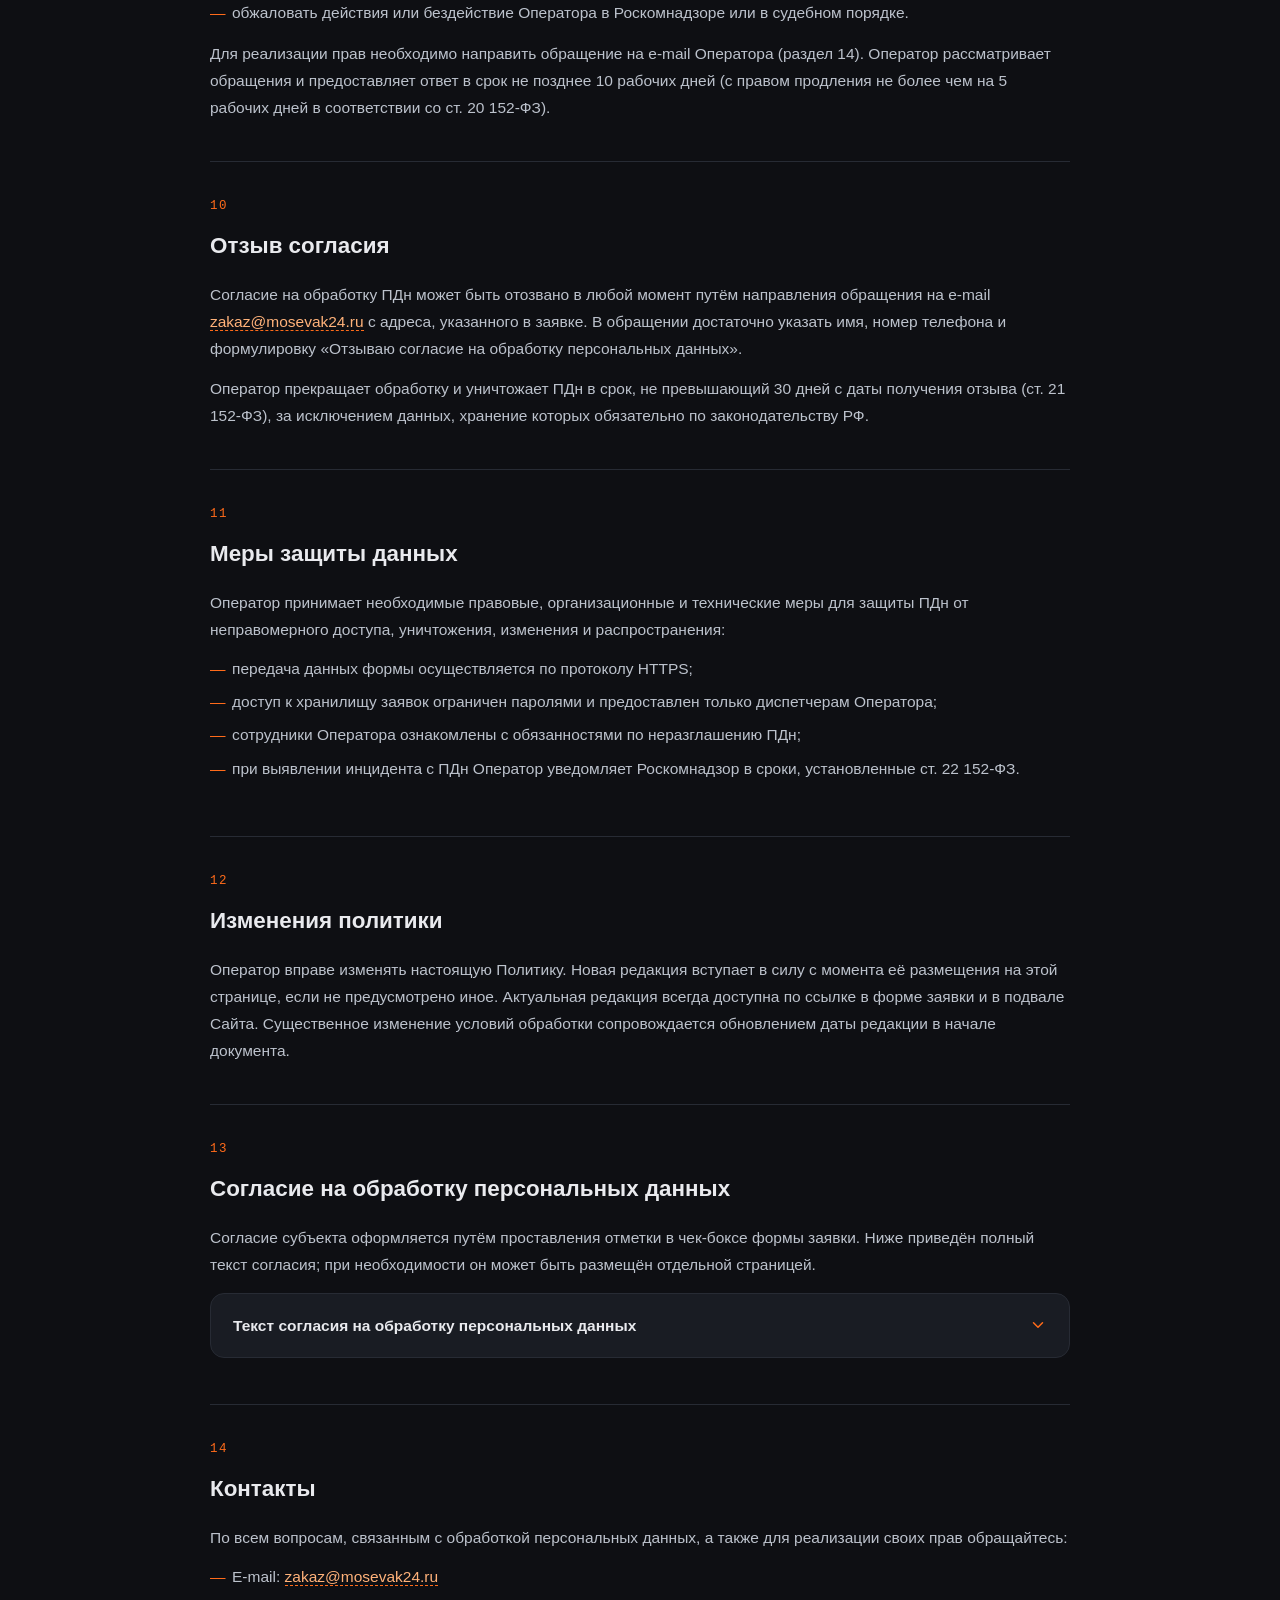
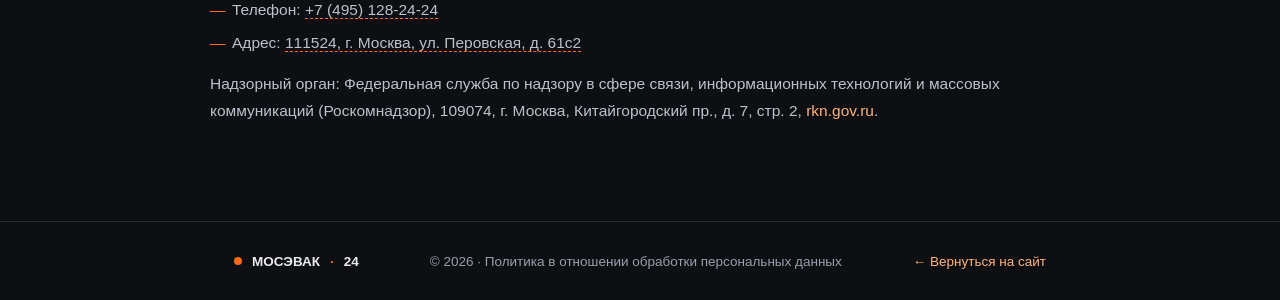
<file: privacy.html>
<!DOCTYPE html>
<html lang="ru">
<head>
<meta charset="UTF-8">
<!--
  Content-Security-Policy. Строгая: без 'unsafe-inline' и 'unsafe-eval' —
  весь CSS и JS вынесены в css/ и js/. Ограничения мета-тега (frame-ancestors,
  sandbox, report-uri) и риски — в SECURITY.md.
-->
<meta http-equiv="Content-Security-Policy" content="default-src 'self'; base-uri 'self'; object-src 'none'; frame-ancestors 'none'; form-action 'self'; img-src 'self' data: https://mc.yandex.ru; font-src 'self' https://fonts.gstatic.com; style-src 'self' https://fonts.googleapis.com; script-src 'self' https://mc.yandex.ru; connect-src 'self' https://script.google.com https://script.googleusercontent.com https://mc.yandex.ru; frame-src 'none'; manifest-src 'self'; upgrade-insecure-requests">
<meta name="viewport" content="width=device-width, initial-scale=1.0">
<title>Политика обработки персональных данных — МОСЭВАК 24</title>
<meta name="description" content="Политика в отношении обработки персональных данных пользователей сайта службы эвакуации МОСЭВАК 24.">
<meta name="robots" content="index, follow">
<meta name="theme-color" content="#0e0f13">
<meta name="color-scheme" content="dark">

<meta property="og:type" content="article">
<meta property="og:site_name" content="МОСЭВАК 24">
<meta property="og:locale" content="ru_RU">
<meta property="og:title" content="Политика обработки персональных данных — МОСЭВАК 24">
<meta property="og:description" content="Политика в отношении обработки персональных данных пользователей сайта службы эвакуации МОСЭВАК 24.">
<meta property="og:url" content="https://bojulka2-ship-it.github.io/mosevak24/privacy.html">
<meta property="og:image" content="https://bojulka2-ship-it.github.io/mosevak24/og-image.jpg">
<meta property="og:image:width" content="1200">
<meta property="og:image:height" content="630">
<meta name="twitter:card" content="summary_large_image">
<meta name="twitter:title" content="Политика обработки персональных данных — МОСЭВАК 24">
<meta name="twitter:description" content="Политика в отношении обработки персональных данных пользователей сайта МОСЭВАК 24.">
<meta name="twitter:image" content="https://bojulka2-ship-it.github.io/mosevak24/og-image.jpg">

<link rel="canonical" href="https://bojulka2-ship-it.github.io/mosevak24/privacy.html">
<link rel="icon" href="favicon.svg" type="image/svg+xml">
<link rel="manifest" href="site.webmanifest">

<link rel="preconnect" href="https://fonts.googleapis.com">
<link rel="preconnect" href="https://fonts.gstatic.com" crossorigin>
<link rel="preload" as="style" href="https://fonts.googleapis.com/css2?family=Unbounded:wght@500..700&family=Manrope:wght@400..800&family=JetBrains+Mono:wght@400;600&display=swap">
<link rel="stylesheet" href="https://fonts.googleapis.com/css2?family=Unbounded:wght@500..700&family=Manrope:wght@400..800&family=JetBrains+Mono:wght@400;600&display=swap">
<link rel="stylesheet" href="css/privacy.css">

<script src="js/icons.js" defer></script>
<script src="js/privacy.js" defer></script>
</head>
<body>

<a class="skip-link" href="#main">Перейти к содержимому</a>

<div class="topbar">
  <div class="wrap topbar-in">
    <a class="logo" href="index.html"><span class="logo-dot"></span>МОСЭВАК<span class="accent">·</span>24</a>
    <div class="topbar-right">
      <button class="btn" type="button" id="printBtn" title="Распечатать или сохранить в PDF"><i data-lucide="printer"></i><span>Печать / PDF</span></button>
      <a class="btn btn-primary" href="index.html#contacts"><i data-lucide="phone-call"></i>Вызвать эвакуатор</a>
    </div>
  </div>
</div>

<main class="wrap doc" id="main">
  <span class="doc-tag">Документы · Политика обработки персональных данных</span>
  <h1>Политика в отношении обработки персональных данных</h1>
  <p class="doc-meta">Оператор: <span class="ph" title="Заменить на реальное наименование">ООО «МОСЭВАК 24» / ИП — выбрать вариант</span> · Редакция от <span class="ph" title="Заменить на дату публикации">01.09.2025</span></p>

  <div class="demo-note">
    <i data-lucide="pencil-line"></i>
    <span>Демо-версия документа: все значения, подчёркнутые <span class="ph">оранжевым пунктиром</span>, — плейсхолдеры. Перед публикацией замените их на реквизиты заказчика и сверьте текст с юристом.</span>
  </div>

  <nav class="toc" aria-label="Содержание документа">
    <a href="#obshchie"><b>01</b>Общие положения</a>
    <a href="#operator"><b>02</b>Оператор персональных данных</a>
    <a href="#sostav"><b>03</b>Состав обрабатываемых данных</a>
    <a href="#celi"><b>04</b>Цели, основания и сроки обработки</a>
    <a href="#sposoby"><b>05</b>Способы обработки</a>
    <a href="#usloviya"><b>06</b>Порядок и условия обработки</a>
    <a href="#tsp"><b>07</b>Передача данных третьим лицам</a>
    <a href="#cookie"><b>08</b>Cookie-файлы и аналитика</a>
    <a href="#prava"><b>09</b>Права субъектов</a>
    <a href="#otzyv"><b>10</b>Отзыв согласия</a>
    <a href="#zashchita"><b>11</b>Меры защиты данных</a>
    <a href="#izmeneniya"><b>12</b>Изменения политики</a>
    <a href="#soglasie"><b>13</b>Согласие на обработку ПДн</a>
    <a href="#kontakty"><b>14</b>Контакты</a>
  </nav>

  <!-- 01 -->
  <section class="doc-sec" id="obshchie">
    <span class="sec-num">01</span>
    <h2>Общие положения</h2>
    <p>Настоящая Политика определяет порядок обработки и защиты персональных данных (далее — ПДн) пользователей сайта <span class="ph" title="Домен заказчика">mosevak24.ru</span> (далее — «Сайт»), предоставляемых при оформлении заявки на услуги эвакуации и перевозки автомобилей, а также автоматически собираемых при посещении Сайта.</p>
    <p>Политика разработана в соответствии с Федеральным законом от 27.07.2006 № 152-ФЗ «О персональных данных» (далее — 152-ФЗ).</p>
    <p>Используемые термины:</p>
    <ul>
      <li><b>Персональные данные</b> — любая информация, относящаяся к прямо или косвенно определённому или определяемому физическому лицу (субъекту ПДн);</li>
      <li><b>Обработка</b> — любое действие с ПДн: сбор, запись, систематизация, накопление, хранение, уточнение, извлечение, использование, передача, блокирование, удаление, уничтожение;</li>
      <li><b>Оператор</b> — лицо, организующее и (или) осуществляющее обработку ПДн;</li>
      <li><b>Cookie</b> — небольшой файл данных, который Сайт сохраняет в браузере пользователя.</li>
    </ul>
  </section>

  <!-- 02 -->
  <section class="doc-sec" id="operator">
    <span class="sec-num">02</span>
    <h2>Оператор персональных данных</h2>
    <div class="tbl-scroll">
      <table class="tbl">
        <tbody>
        <tr><th class="w-38">Реквизит</th><th>Значение</th></tr>
        <tr><td>Наименование</td><td><span class="ph" title="Заполнить">ООО «МОСЭВАК 24» (или ИП Ф.И.О.)</span></td></tr>
        <tr><td>ИНН</td><td><span class="ph" title="Заполнить">0000000000</span></td></tr>
        <tr><td>ОГРН / ОГРНИП</td><td><span class="ph" title="Заполнить">0000000000000</span></td></tr>
        <tr><td>Адрес</td><td><span class="ph" title="Заполнить">111524, г. Москва, ул. Перовская, д. 61с2</span></td></tr>
        <tr><td>E-mail для запросов о ПДн</td><td><a href="mailto:zakaz@mosevak24.ru"><span class="ph" title="Заменить">zakaz@mosevak24.ru</span></a></td></tr>
        <tr><td>Телефон</td><td><span class="ph" title="Заменить">+7&nbsp;(495)&nbsp;128&#8209;24&#8209;24</span></td></tr>
        </tbody>
      </table>
    </div>
  </section>

  <!-- 03 -->
  <section class="doc-sec" id="sostav">
    <span class="sec-num">03</span>
    <h2>Состав обрабатываемых данных</h2>
    <p>Оператор обрабатывает:</p>
    <ul>
      <li><b>предоставленные пользователем при отправке формы заявки:</b> имя; номер телефона; адрес подачи автомобиля; адрес доставки автомобиля; текстовое описание ситуации (комментарий); факт и время дачи согласия на обработку ПДн;</li>
      <li><b>автоматически собираемые при посещении Сайта:</b> cookie-файлы; IP-адрес; сведения о браузере и устройстве; обезличенные данные о поведении на Сайте, собираемые сервисом веб-аналитики Яндекс.Метрика (источник перехода, просмотренные страницы); данные локального хранилища браузера (localStorage) — в том числе черновики заявок в демонстрационном режиме;</li>
      <li><b>не обрабатываются:</b> паспортные данные; платёжные данные (оплата услуг производится водителю после доставки — Сайт платежи не принимает); специальные категории ПДн; биометрические ПДн. Сайт не направленно собирает данные несовершеннолетних.</li>
    </ul>
    <p>Пользователь предоставляет данные о себе добровольно. Незаполнение обязательных полей формы делает отправку заявки невозможной.</p>
  </section>

  <!-- 04 -->
  <section class="doc-sec" id="celi">
    <span class="sec-num">04</span>
    <h2>Цели, правовые основания и сроки обработки</h2>
    <div class="tbl-scroll">
      <table class="tbl">
        <tbody>
        <tr><th>Цель</th><th>Состав данных</th><th>Правовое основание</th><th>Срок</th></tr>
        <tr>
          <td><b>Обработка заявки, обратная связь</b> — перезвонить, уточнить детали, подтвердить стоимость и время подачи</td>
          <td>Имя, телефон, адреса, комментарий, факт согласия</td>
          <td>Согласие субъекта (п. 1 ч. 1 ст. 6 152-ФЗ)</td>
          <td>До отзыва согласия; хранение заявок — не более 3 лет</td>
        </tr>
        <tr>
          <td><b>Исполнение договора</b> об оказании услуг эвакуации и перевозки</td>
          <td>Имя, телефон, адреса, сведения об автомобиле и заказе</td>
          <td>Исполнение договора, стороной которого является субъект (п. 5 ч. 1 ст. 6 152-ФЗ)</td>
          <td>3 года (срок исковой давности)</td>
        </tr>
        <tr>
          <td><b>Аналитика и улучшение Сайта</b></td>
          <td>Cookie, обезличенные данные Метрики, IP, данные браузера</td>
          <td>Согласие на использование cookie, выраженное продолжением использования Сайта или настройками браузера</td>
          <td>По условиям сервисов аналитики (см. раздел 08)</td>
        </tr>
        </tbody>
      </table>
    </div>
    <p>Обработка осуществляется как с использованием средств автоматизации, так и без них.</p>
  </section>

  <!-- 05 -->
  <section class="doc-sec" id="sposoby">
    <span class="sec-num">05</span>
    <h2>Способы обработки</h2>
    <p>Оператор осуществляет сбор, запись, систематизацию, накопление, хранение, уточнение (обновление, изменение), извлечение, использование, передачу (предоставление, доступ), обезличивание, блокирование, удаление и уничтожение персональных данных.</p>
    <p>Смешанная обработка ПДн не производится; обработка общедоступных ПДн не осуществляется.</p>
  </section>

  <!-- 06 -->
  <section class="doc-sec" id="usloviya">
    <span class="sec-num">06</span>
    <h2>Порядок и условия обработки</h2>
    <p>Данные, отправленные через форму заявки, сохраняются в электронном виде в защищённом облачном хранилище (Google Таблицы) и дублируются уведомлением сотрудникам Оператора по электронной почте и в мессенджер Telegram. Доступ к данным имеют только уполномоченные сотрудники Оператора (диспетчеры).</p>
    <ul>
      <li>ПДн не публикуются, не продаются и не передаются третьим лицам, кроме случаев, указанных в разделе 07;</li>
      <li>ПДн уничтожаются или обезличиваются по достижении целей обработки либо при отзыве согласия;</li>
      <li>Оператор не принимает оплату на Сайте и не обрабатывает платёжные данные;</li>
      <li>В демонстрационном режиме Сайта заявки сохраняются только в браузере пользователя (localStorage) и не передаются на какие-либо серверы.</li>
    </ul>
  </section>

  <!-- 07 -->
  <section class="doc-sec" id="tsp">
    <span class="sec-num">07</span>
    <h2>Передача данных третьим лицам и трансграничная передача</h2>
    <p>Оператор привлекает следующих поставщиков технических сервисов, которым могут передаваться данные при отправке заявки или посещении Сайта:</p>
    <div class="tbl-scroll">
      <table class="tbl">
        <tbody>
        <tr><th>Сервис</th><th>Назначение</th><th>Страна размещения серверов</th></tr>
        <tr><td><b>Google LLC</b> (Google Таблицы, Apps Script)</td><td>Хранение и маршрутизация заявок</td><td>США и др. страны</td></tr>
        <tr><td><b>Telegram Messenger Inc.</b></td><td>Уведомления диспетчеров о заявках</td><td>Нидерланды / ОАЭ и др.</td></tr>
        <tr><td><b>ООО «ЯНДЕКС»</b> (Яндекс.Метрика)</td><td>Веб-аналитика</td><td>Российская Федерация</td></tr>
        </tbody>
      </table>
    </div>
    <p>Передача данных операторам, находящимся за пределами Российской Федерации (Google LLC, Telegram Messenger Inc.), означает трансграничную передачу ПДн. Давая согласие с настоящей Политикой и отправляя форму, субъект соглашается с такой передачей.</p>
  </section>

  <!-- 08 -->
  <section class="doc-sec" id="cookie">
    <span class="sec-num">08</span>
    <h2>Cookie-файлы и аналитика</h2>
    <p>Сайт использует cookie-файлы и локальное хранилище браузера для корректной работы интерфейса и сбора обезличенной статистики через сервис Яндекс.Метрика. Эти данные не позволяют Оператору идентифицировать конкретного пользователя и используются исключительно для улучшения работы Сайта.</p>
    <p>Пользователь может запретить сохранение cookie в настройках своего браузера (разделы «Конфиденциальность» / «Cookies»). Полное отключение cookie может повлиять на работу отдельных функций Сайта. Порядок обработки данных сервисом Яндекс.Метрика определяется политикой конфиденциальности Яндекса: <a href="https://yandex.ru/legal/confidential/" target="_blank" rel="noopener">yandex.ru/legal/confidential</a>.</p>
  </section>

  <!-- 09 -->
  <section class="doc-sec" id="prava">
    <span class="sec-num">09</span>
    <h2>Права субъектов персональных данных</h2>
    <p>Субъект ПДн имеет право:</p>
    <ul>
      <li>получать сведения об обработке своих ПДн Оператором;</li>
      <li>требовать уточнения, блокирования или уничтожения ПДн, если они неполны, устарели, неточны или обрабатываются незаконно;</li>
      <li>отозвать согласие на обработку ПДн;</li>
      <li>обжаловать действия или бездействие Оператора в Роскомнадзоре или в судебном порядке.</li>
    </ul>
    <p>Для реализации прав необходимо направить обращение на e-mail Оператора (раздел 14). Оператор рассматривает обращения и предоставляет ответ в срок не позднее 10 рабочих дней (с правом продления не более чем на 5 рабочих дней в соответствии со ст. 20 152-ФЗ).</p>
  </section>

  <!-- 10 -->
  <section class="doc-sec" id="otzyv">
    <span class="sec-num">10</span>
    <h2>Отзыв согласия</h2>
    <p>Согласие на обработку ПДн может быть отозвано в любой момент путём направления обращения на e-mail <a href="mailto:zakaz@mosevak24.ru"><span class="ph" title="Заменить">zakaz@mosevak24.ru</span></a> с адреса, указанного в заявке. В обращении достаточно указать имя, номер телефона и формулировку «Отзываю согласие на обработку персональных данных».</p>
    <p>Оператор прекращает обработку и уничтожает ПДн в срок, не превышающий 30 дней с даты получения отзыва (ст. 21 152-ФЗ), за исключением данных, хранение которых обязательно по законодательству РФ.</p>
  </section>

  <!-- 11 -->
  <section class="doc-sec" id="zashchita">
    <span class="sec-num">11</span>
    <h2>Меры защиты данных</h2>
    <p>Оператор принимает необходимые правовые, организационные и технические меры для защиты ПДн от неправомерного доступа, уничтожения, изменения и распространения:</p>
    <ul>
      <li>передача данных формы осуществляется по протоколу HTTPS;</li>
      <li>доступ к хранилищу заявок ограничен паролями и предоставлен только диспетчерам Оператора;</li>
      <li>сотрудники Оператора ознакомлены с обязанностями по неразглашению ПДн;</li>
      <li>при выявлении инцидента с ПДн Оператор уведомляет Роскомнадзор в сроки, установленные ст. 22 152-ФЗ.</li>
    </ul>
  </section>

  <!-- 12 -->
  <section class="doc-sec" id="izmeneniya">
    <span class="sec-num">12</span>
    <h2>Изменения политики</h2>
    <p>Оператор вправе изменять настоящую Политику. Новая редакция вступает в силу с момента её размещения на этой странице, если не предусмотрено иное. Актуальная редакция всегда доступна по ссылке в форме заявки и в подвале Сайта. Существенное изменение условий обработки сопровождается обновлением даты редакции в начале документа.</p>
  </section>

  <!-- 13 -->
  <section class="doc-sec" id="soglasie">
    <span class="sec-num">13</span>
    <h2>Согласие на обработку персональных данных</h2>
    <p>Согласие субъекта оформляется путём проставления отметки в чек-боксе формы заявки. Ниже приведён полный текст согласия; при необходимости он может быть размещён отдельной страницей.</p>
    <details class="consent">
      <summary>Текст согласия на обработку персональных данных <i data-lucide="chevron-down"></i></summary>
      <div class="consent-body">
        <p>Я, субъект персональных данных, свободно, своей волей и в своём интересе даю согласие <span class="ph" title="Заполнить">ООО «МОСЭВАК 24»</span> (ИНН <span class="ph" title="Заполнить">0000000000</span>) на обработку указанных мною персональных данных:</p>
        <ol>
          <li><b>Перечень данных:</b> имя; номер телефона; адрес подачи автомобиля; адрес доставки автомобиля; содержание комментария к заявке.</li>
          <li><b>Цели обработки:</b> обработка заявки на услуги эвакуации и перевозки автомобилей; обратная связь (обратный звонок); заключение и исполнение договора об оказании услуг.</li>
          <li><b>Перечень действий:</b> сбор, запись, систематизация, накопление, хранение, уточнение (обновление, изменение), извлечение, использование, передача (предоставление, доступ) третьим лицам, указанным в Политике оператора, обезличивание, блокирование, удаление, уничтожение.</li>
          <li><b>Способ обработки:</b> автоматизированный и неавтоматизированный.</li>
          <li><b>Срок действия:</b> до достижения целей обработки либо до отзыва согласия субъектом. Отзыв направляется в письменной форме на e-mail <span class="ph" title="Заменить">zakaz@mosevak24.ru</span>.</li>
        </ol>
        <p>Подтверждением дачи согласия является проставление отметки в соответствующем поле формы заявки на Сайте и нажатие кнопки «Отправить заявку». Факт, время и содержание согласия фиксируются Оператором.</p>
      </div>
    </details>
  </section>

  <!-- 14 -->
  <section class="doc-sec" id="kontakty">
    <span class="sec-num">14</span>
    <h2>Контакты</h2>
    <p>По всем вопросам, связанным с обработкой персональных данных, а также для реализации своих прав обращайтесь:</p>
    <ul>
      <li>E-mail: <a href="mailto:zakaz@mosevak24.ru"><span class="ph" title="Заменить">zakaz@mosevak24.ru</span></a></li>
      <li>Телефон: <span class="ph" title="Заменить">+7&nbsp;(495)&nbsp;128&#8209;24&#8209;24</span></li>
      <li>Адрес: <span class="ph" title="Заполнить">111524, г. Москва, ул. Перовская, д. 61с2</span></li>
    </ul>
    <p>Надзорный орган: Федеральная служба по надзору в сфере связи, информационных технологий и массовых коммуникаций (Роскомнадзор), 109074, г. Москва, Китайгородский пр., д. 7, стр. 2, <a href="https://rkn.gov.ru" target="_blank" rel="noopener">rkn.gov.ru</a>.</p>
  </section>
</main>

<footer>
  <div class="wrap footer-in">
    <a class="logo logo-sm" href="index.html"><span class="logo-dot"></span>МОСЭВАК<span class="accent">·</span>24</a>
    <span>© <span id="year"></span> · Политика в отношении обработки персональных данных</span>
    <a href="index.html">← Вернуться на сайт</a>
  </div>
</footer>

<!-- Логика вынесена в js/privacy.js: обработчик печати через addEventListener,
     инлайновых скриптов и onclick-обработчиков здесь нет (CSP без 'unsafe-inline').
     При подключении Яндекс.Метрики добавьте фрагмент из CONFIG.yandexMetrikaId в js/app.js. -->
</body>
</html>
</file>
<file: css/style.css>
/* МОСЭВАК 24 — стили главной страницы.
   Вынесено из index.html для кэширования и строгого CSP без 'unsafe-inline'. */

/* ============ БАЗА ============ */
:root{
  --bg:#0e0f13; --bg2:#15171d; --panel:#191c23; --line:#272b34;
  --text:#e9eaee; --muted:#98a0ac; --accent:#ff6b1a; --accent-soft:#ffb27a;
  --dark-on-accent:#16100a; --danger:#ff5252;
}
*{margin:0;padding:0;box-sizing:border-box}
html{scroll-behavior:smooth}
html,body{overflow-x:hidden}
body{
  background:var(--bg); color:var(--text);
  font-family:'Manrope',sans-serif; font-size:16px; line-height:1.6;
  -webkit-font-smoothing:antialiased;
}
section{scroll-margin-top:88px}
h1,h2,h3{font-family:'Unbounded',sans-serif; font-weight:700; line-height:1.15; letter-spacing:-.01em}
h2{font-size:clamp(1.5rem,3.2vw,2.3rem)}
a{color:inherit; text-decoration:none}
img,svg{display:block}
button{font-family:inherit; cursor:pointer}
input,textarea{font-family:inherit; font-size:15px}
::selection{background:var(--accent); color:var(--dark-on-accent)}

.wrap{max-width:1180px; margin:0 auto; padding:0 24px}
.mono{font-family:'JetBrains Mono',monospace}
.accent{color:var(--accent)}

.sec-tag{
  font-family:'JetBrains Mono',monospace; font-size:13px; color:var(--accent);
  letter-spacing:.12em; text-transform:uppercase; display:inline-block; margin-bottom:14px;
}
.sec-head p.lead{color:var(--muted); margin-top:16px; max-width:440px}

/* ============ КНОПКИ ============ */
.btn{
  display:inline-flex; align-items:center; gap:10px;
  padding:15px 26px; border-radius:10px; border:none;
  font-weight:700; font-size:15px; transition:transform .2s, box-shadow .2s, border-color .2s, background .2s;
}
.btn i, .btn svg{width:18px;height:18px}
.btn-primary{background:var(--accent); color:var(--dark-on-accent)}
.btn-primary:hover{transform:translateY(-2px); box-shadow:0 10px 26px rgba(255,107,26,.28)}
.btn-ghost{background:transparent; color:var(--text); border:1px solid var(--line)}
.btn-ghost:hover{border-color:var(--accent); color:var(--accent)}

/* ============ ПРОГРЕСС И ШАПКА ============ */
.scroll-progress{position:fixed; top:0; left:0; height:2px; width:0; background:var(--accent); z-index:1200}
header{
  position:fixed; top:0; left:0; right:0; z-index:1000;
  background:rgba(14,15,19,.82); backdrop-filter:blur(10px);
  border-bottom:1px solid transparent; transition:border-color .3s;
}
header.scrolled{border-bottom-color:var(--line)}
.header-in{display:flex; align-items:center; justify-content:space-between; height:72px}
.logo{display:flex; align-items:center; gap:10px; font-family:'Unbounded',sans-serif; font-weight:700; font-size:16px}
.logo-dot{width:9px; height:9px; border-radius:50%; background:var(--accent); animation:blink 1.4s ease-in-out infinite}
@keyframes blink{0%,100%{opacity:1}50%{opacity:.25}}
nav.desktop{display:flex; gap:24px}
nav.desktop a{font-size:14px; color:var(--muted); transition:color .2s; padding:4px 0; border-bottom:2px solid transparent}
nav.desktop a:hover, nav.desktop a.active{color:var(--text); border-bottom-color:var(--accent)}
.header-right{display:flex; align-items:center; gap:14px}
.header-phone{font-family:'JetBrains Mono',monospace; font-weight:600; font-size:15px}
.header-phone:hover{color:var(--accent)}
.burger{display:none; background:none; border:1px solid var(--line); border-radius:8px; width:42px; height:42px; color:var(--text); align-items:center; justify-content:center}
.mobile-nav{
  display:none; position:fixed; top:72px; left:0; right:0; z-index:999;
  background:var(--bg2); border-bottom:1px solid var(--line);
  padding:10px 24px 22px; flex-direction:column; gap:4px;
  transform:translateY(-8px); opacity:0; pointer-events:none; transition:.25s;
}
.mobile-nav.open{transform:none; opacity:1; pointer-events:auto}
.mobile-nav a{padding:12px 0; border-bottom:1px solid var(--line); font-weight:600}
.mobile-nav a:last-child{border:none; color:var(--accent)}

/* ============ ПЕРВЫЙ ЭКРАН ============ */
.hero{padding:150px 0 40px; position:relative}
.hero-grid{display:grid; grid-template-columns:1.05fr .95fr; gap:40px; align-items:center}
.hero h1{font-size:clamp(2.3rem,5.6vw,4.4rem); text-transform:uppercase}
.hero .sub{color:var(--muted); font-size:clamp(1rem,1.6vw,1.2rem); max-width:480px; margin:22px 0 30px}
.hero-cta{display:flex; gap:14px; flex-wrap:wrap; align-items:center}
.hero-facts{display:flex; gap:14px; flex-wrap:wrap; margin-top:34px; font-family:'JetBrains Mono',monospace; font-size:12.5px; color:var(--muted); letter-spacing:.05em}
.hero-facts span{display:flex; align-items:center; gap:8px}
.hero-facts i{width:14px;height:14px;color:var(--accent)}

/* сцена с эвакуатором */
.scene{width:100%}
.scene .road-line{animation:roadMove 1.1s linear infinite}
@keyframes roadMove{to{stroke-dashoffset:80}}
.truck-bob{animation:bob 2.6s ease-in-out infinite; transform-box:fill-box; transform-origin:center}
@keyframes bob{0%,100%{transform:translateY(0)}50%{transform:translateY(-4px)}}
.wheel{transform-box:fill-box; transform-origin:center; animation:spin 1s linear infinite}
@keyframes spin{to{transform:rotate(360deg)}}
.beam-l{opacity:.9; animation:beamL 1.6s infinite}
.beam-r{opacity:0; animation:beamR 1.6s infinite}
@keyframes beamL{0%,45%{opacity:.85}55%,100%{opacity:0}}
@keyframes beamR{0%,45%{opacity:0}55%,100%{opacity:.85}}
.speed-line{stroke-dasharray:34 46; animation:speedMove .9s linear infinite}
@keyframes speedMove{to{stroke-dashoffset:-80}}

/* ============ ЛЕНТЫ ============ */
.tape{overflow:hidden; white-space:nowrap; margin:56px 0; user-select:none}
.tape-track{display:inline-flex; animation:tapeMove 26s linear infinite}
.tape.rev .tape-track{animation-direction:reverse}
.tape-chunk{display:inline-flex; align-items:center; gap:26px; padding-right:26px}
.tape-chunk b{font-family:'Unbounded',sans-serif; font-weight:500; font-size:14px; letter-spacing:.08em; text-transform:uppercase}
.tape-chunk .diamond{width:8px; height:8px; transform:rotate(45deg); flex:none}
.tape-orange{background:var(--accent); color:var(--dark-on-accent); transform:rotate(-1.3deg) scale(1.02); padding:15px 0}
.tape-dark{background:var(--bg2); border-top:1px solid var(--line); border-bottom:1px solid var(--line); transform:rotate(1deg) scale(1.02); padding:14px 0}
.tape-dark b{color:var(--accent)} .tape-dark .diamond{background:var(--line)}
.tape-orange .diamond{background:var(--dark-on-accent)}
@keyframes tapeMove{to{transform:translateX(-50%)}}

/* ============ ОБЩЕЕ ДЛЯ СЕКЦИЙ ============ */
.section{padding:90px 0}
.reveal{opacity:0; transform:translateY(26px); transition:opacity .7s ease, transform .7s cubic-bezier(.22,.61,.36,1)}
.reveal.in{opacity:1; transform:none}

/* ============ УСЛУГИ ============ */
.services-grid{display:grid; grid-template-columns:380px 1fr; gap:60px; align-items:start}
.services-grid .sticky{position:sticky; top:110px}
.srv{border-top:1px solid var(--line)}
.srv:last-child{border-bottom:1px solid var(--line)}
.srv-head{
  width:100%; background:none; border:none; color:var(--text); text-align:left;
  display:grid; grid-template-columns:52px 44px 1fr 30px; gap:18px; align-items:center;
  padding:22px 4px; transition:background .25s;
}
.srv-head:hover{background:var(--bg2)}
.srv-num{font-family:'JetBrains Mono',monospace; font-size:13px; color:var(--muted); transition:color .25s}
.srv.open .srv-num{color:var(--accent)}
.srv-ico{
  width:44px; height:44px; border:1px solid var(--line); border-radius:10px;
  display:flex; align-items:center; justify-content:center; color:var(--muted); transition:.25s;
}
.srv-ico i, .srv-ico svg{width:20px;height:20px}
.srv.open .srv-ico{border-color:var(--accent); color:var(--accent)}
.srv-title{font-family:'Manrope',sans-serif; font-weight:700; font-size:17px}
.srv-chev{color:var(--muted); transition:transform .3s}
.srv-chev i, .srv-chev svg{width:18px;height:18px}
.srv.open .srv-chev{transform:rotate(180deg); color:var(--accent)}
.srv-body{max-height:0; overflow:hidden; transition:max-height .4s ease}
.srv-body p{color:var(--muted); padding:0 4px 22px 114px; font-size:15px}

/* ============ ПАРК ============ */
.fleet{display:grid; grid-template-columns:repeat(3,1fr); gap:32px; margin-top:50px}
.fleet-card{border-top:1px solid var(--line); padding-top:18px}
.fleet-card .spec{font-family:'JetBrains Mono',monospace; font-size:12px; color:var(--accent); letter-spacing:.1em; text-transform:uppercase; margin-bottom:10px}
.fleet-card h3{font-family:'Manrope',sans-serif; font-size:17px; margin-bottom:8px}
.fleet-card p{color:var(--muted); font-size:14.5px}
.ph-row{display:grid; grid-template-columns:repeat(3,1fr); gap:28px; margin-top:40px}
.ph{position:relative; border:1px solid var(--line); border-radius:14px; overflow:hidden; background:var(--panel); aspect-ratio:4/3}
.ph img{width:100%; height:100%; object-fit:cover}
.ph .ph-fb{
  display:none; position:absolute; inset:0; flex-direction:column; gap:10px;
  align-items:center; justify-content:center; text-align:center; padding:22px; color:var(--muted); font-size:13px;
}
.ph .ph-fb b{color:var(--text); font-size:14.5px}
.ph .ph-fb i, .ph .ph-fb svg{width:28px; height:28px; color:var(--accent)}
.ph.noimg picture{display:none}
.ph.noimg .ph-fb{display:flex}
.ph figcaption{
  position:absolute; left:0; right:0; bottom:0; padding:10px 16px;
  background:linear-gradient(transparent, rgba(10,11,14,.85));
  font-family:'JetBrains Mono',monospace; font-size:12px; color:var(--accent-soft);
}

/* ============ ЦЕНЫ ============ */
.prices-grid{display:grid; grid-template-columns:1fr 1.15fr; gap:60px; align-items:start}
.price-panel{background:var(--panel); border:1px solid var(--line); border-radius:16px; padding:34px 34px 26px}
.price-group{font-family:'JetBrains Mono',monospace; font-size:12px; letter-spacing:.14em; text-transform:uppercase; color:var(--muted); margin:26px 0 14px}
.price-group:first-child{margin-top:0}
.price-row{display:flex; align-items:baseline; gap:14px; padding:9px 0}
.price-row .name{font-weight:600; font-size:15.5px}
.price-row .dots{flex:1; border-bottom:2px dotted #31363f; transform:translateY(-5px)}
.price-row .val{font-family:'JetBrains Mono',monospace; font-weight:600; color:var(--accent); font-size:16px; white-space:nowrap}
.price-fix{
  margin-top:26px; padding-top:20px; border-top:1px solid var(--line);
  display:flex; gap:12px; align-items:flex-start; color:var(--text); font-weight:600; font-size:15px;
}
.price-fix i, .price-fix svg{width:20px; height:20px; color:var(--accent); flex:none; margin-top:2px}

/* ============ КАЛЬКУЛЯТОР ============ */
.calc-grid{display:grid; grid-template-columns:1.05fr .95fr; gap:60px; align-items:start}
.calc-panel{background:var(--panel); border:1px solid var(--line); border-radius:16px; padding:30px; margin-top:34px}
.calc-label{font-family:'JetBrains Mono',monospace; font-size:11.5px; letter-spacing:.1em; text-transform:uppercase; color:var(--muted); display:block; margin-bottom:12px}
.seg{display:grid; grid-template-columns:repeat(2,minmax(0,1fr)); gap:10px}
.seg button{
  background:var(--bg2); border:1px solid var(--line); color:var(--text); border-radius:10px;
  padding:13px 14px; font-weight:600; font-size:14.5px; text-align:left;
  display:flex; justify-content:space-between; align-items:center; gap:8px; transition:.2s;
}
.seg button small{font-family:'JetBrains Mono',monospace; color:var(--muted); font-size:12px; white-space:nowrap}
.seg button.active{border-color:var(--accent); color:var(--accent)}
.seg button.active small{color:var(--accent-soft)}
input[type=range]{width:100%; accent-color:var(--accent); margin:6px 0 8px}
.range-out{display:flex; justify-content:space-between; gap:12px; font-family:'JetBrains Mono',monospace; font-size:12.5px; color:var(--muted)}
.range-out span:first-child{color:var(--accent-soft); font-weight:600}
.opt{
  display:flex; align-items:center; gap:11px; padding:11px 2px; border-top:1px solid var(--line);
  cursor:pointer; font-size:14.5px; font-weight:600; user-select:none;
}
.opt input{width:17px; height:17px; accent-color:var(--accent); flex:none}
.opt .pr{margin-left:auto; font-family:'JetBrains Mono',monospace; font-size:12.5px; color:var(--muted); white-space:nowrap; flex:none}
.result{position:sticky; top:110px}
.calc-total-row{display:flex; justify-content:space-between; align-items:baseline; gap:14px; padding:16px 0 4px; border-top:1px solid var(--line); margin-top:14px}
.calc-total-row .cap{color:var(--muted); font-weight:600}
.calc-total{font-family:'Unbounded',sans-serif; font-size:clamp(1.5rem,3vw,2.1rem); color:var(--accent); white-space:nowrap}
.result .btn{width:100%; justify-content:center; margin-top:18px}
.result .pay-note{font-family:'JetBrains Mono',monospace; font-size:12px; color:var(--muted); text-align:center; margin-top:12px}

/* ============ О КОМПАНИИ ============ */
.about-grid{display:grid; grid-template-columns:1fr 1fr; gap:70px; align-items:center}
.about-checks{margin-top:26px; display:flex; flex-direction:column; gap:12px}
.about-checks li{list-style:none; display:flex; gap:12px; align-items:flex-start; color:var(--muted); font-size:15px}
.about-checks i, .about-checks svg{width:18px; height:18px; color:var(--accent); flex:none; margin-top:3px}
.stats{display:grid; grid-template-columns:1fr 1fr; gap:44px 40px}
.stat{border-top:1px solid var(--line); padding-top:18px}
.stat .num{font-family:'JetBrains Mono',monospace; font-weight:600; font-size:clamp(2rem,4vw,3rem); color:var(--accent); line-height:1}
.stat .num small{font-size:.55em; color:var(--accent-soft)}
.stat .cap{color:var(--muted); font-size:14px; margin-top:10px}

/* ============ КАК РАБОТАЕМ ============ */
.steps{position:relative; margin-top:64px}
.steps-line{position:absolute; left:0; right:0; top:23px; height:3px;
  background:repeating-linear-gradient(90deg, var(--line) 0 20px, transparent 20px 38px)}
.steps-line i{display:block; height:100%; width:0; transition:width 1.5s ease;
  background:repeating-linear-gradient(90deg, var(--accent) 0 20px, transparent 20px 38px)}
.steps.in .steps-line i{width:100%}
.steps-grid{display:grid; grid-template-columns:repeat(4,1fr); gap:32px}
.step-dot{
  width:46px; height:46px; border-radius:50%; background:var(--bg2); border:1px solid var(--line);
  display:flex; align-items:center; justify-content:center; position:relative; z-index:1;
  font-family:'JetBrains Mono',monospace; font-size:13px; font-weight:600; margin-bottom:20px;
  transition:border-color .3s, color .3s;
}
.steps.in .step-dot{border-color:var(--accent); color:var(--accent)}
.step h3{font-size:16px; margin-bottom:8px; display:flex; align-items:center; gap:9px}
.step h3 i, .step h3 svg{width:17px; height:17px; color:var(--accent)}
.step p{color:var(--muted); font-size:14.5px}

/* ============ ПРЕИМУЩЕСТВА ============ */
.adv-grid{display:grid; grid-template-columns:400px 1fr; gap:70px; align-items:start}
.adv-list{display:grid; grid-template-columns:1fr 1fr; gap:34px 46px}
.adv{border-top:1px solid var(--line); padding-top:18px}
.adv .row{display:flex; align-items:center; gap:11px; margin-bottom:8px}
.adv .row i, .adv .row svg{width:19px; height:19px; color:var(--accent)}
.adv h3{font-family:'Manrope',sans-serif; font-size:16.5px; font-weight:700}
.adv p{color:var(--muted); font-size:14px}

/* ============ FAQ ============ */
.faq-grid{display:grid; grid-template-columns:380px 1fr; gap:60px; align-items:start}
.faq-item{border-top:1px solid var(--line)}
.faq-item:last-child{border-bottom:1px solid var(--line)}
.faq-q{
  width:100%; background:none; border:none; color:var(--text); text-align:left;
  display:flex; justify-content:space-between; align-items:center; gap:20px;
  padding:22px 4px; font-size:16.5px; font-weight:700; transition:color .2s;
}
.faq-q:hover{color:var(--accent)}
.faq-q i, .faq-q svg{width:19px; height:19px; color:var(--muted); flex:none; transition:transform .3s}
.faq-item.open .faq-q i, .faq-item.open .faq-q svg{transform:rotate(180deg); color:var(--accent)}
.faq-a{max-height:0; overflow:hidden; transition:max-height .4s ease}
.faq-a p{color:var(--muted); padding:0 40px 22px 4px; font-size:15px}

/* ============ ЗОНА ВЫЕЗДА ============ */
.zone-grid{display:grid; grid-template-columns:.85fr 1.15fr; gap:60px; align-items:center}
.zone-chips{display:flex; flex-direction:column; gap:14px; margin-top:28px}
.zone-chips li{list-style:none; display:flex; gap:13px; align-items:center; color:var(--muted); font-size:15px}
.zone-chips i, .zone-chips svg{width:18px; height:18px; color:var(--accent); flex:none}
.map-panel{border:1px solid var(--line); border-radius:16px; overflow:hidden; background:var(--panel)}
.map-panel iframe{display:block; width:100%; height:440px; border:0;
  /* тёмная тема карты; уберите filter, если нужен стандартный вид */
  filter:grayscale(.15) invert(.9) hue-rotate(190deg) brightness(.92) contrast(.95);
}

/* ============ КОНТАКТЫ + ФОРМА ============ */
.contact-grid{display:grid; grid-template-columns:1fr 1fr; gap:70px; align-items:start}
.big-phone{font-family:'Unbounded',sans-serif; font-weight:700; font-size:clamp(1.4rem,2.6vw,1.9rem); margin:26px 0 4px; display:inline-block}
.big-phone:hover{color:var(--accent)}
.msgr{display:flex; gap:12px; margin:22px 0 34px; flex-wrap:wrap}
.info-list{display:flex; flex-direction:column; gap:16px}
.info-list li{list-style:none; display:flex; gap:13px; align-items:center; color:var(--muted); font-size:15px}
.info-list i, .info-list svg{width:18px; height:18px; color:var(--accent); flex:none}
.info-list a:hover{color:var(--accent)}

.form-panel{background:var(--panel); border:1px solid var(--line); border-radius:16px; padding:34px}
.field{margin-bottom:18px}
.field label{display:block; font-family:'JetBrains Mono',monospace; font-size:11.5px; letter-spacing:.1em; text-transform:uppercase; color:var(--muted); margin-bottom:8px}
.field input, .field textarea{
  width:100%; background:var(--bg2); border:1px solid var(--line); border-radius:10px;
  padding:13px 15px; color:var(--text); transition:border-color .2s; resize:vertical;
}
.field input:focus, .field textarea:focus{outline:none; border-color:var(--accent)}
.field.error input, .field.error textarea{border-color:var(--danger)}
.err-msg{display:none; color:var(--danger); font-size:12.5px; margin-top:6px}
.field.error .err-msg{display:block}
.field label.consent{
  display:flex; gap:11px; align-items:flex-start; text-transform:none; letter-spacing:0;
  font-family:'Manrope',sans-serif; font-size:13px; color:var(--muted); cursor:pointer; line-height:1.5;
}
.field label.consent a{color:var(--accent); text-decoration:underline}
.field label.consent input{width:16px; height:16px; margin-top:2px; accent-color:var(--accent); flex:none}
.form-row{display:grid; grid-template-columns:1fr 1fr; gap:16px}
.form-panel .btn{width:100%; justify-content:center; margin-top:6px}
.form-privacy{font-size:12.5px; color:var(--muted); text-align:center; margin-top:14px}
.form-success{display:none; text-align:center; padding:30px 10px}
.form-success .ok-ico{
  width:64px; height:64px; border-radius:50%; border:1px solid var(--accent); color:var(--accent);
  display:flex; align-items:center; justify-content:center; margin:0 auto 20px;
}
.form-success .ok-ico i, .form-success .ok-ico svg{width:28px; height:28px}
.form-success h3{font-size:18px; margin-bottom:10px}
.form-success p{color:var(--muted); font-size:15px}
.form-success .demo-note{font-size:12px; margin-top:16px; font-family:'JetBrains Mono',monospace}

/* ============ АДРЕС: ГОРОД + УЛИЦА, ПРОВЕРКА ПО КАРТЕ ============ */
.addr-row{display:grid; grid-template-columns:130px 1fr; gap:10px}
.addr-row input{
  width:100%; background:var(--bg2); border:1px solid var(--line); border-radius:10px;
  padding:13px 15px; color:var(--text); transition:border-color .2s; min-width:0;
}
.addr-row input:focus{outline:none; border-color:var(--accent)}
.map-status{display:none; font-size:12.5px; margin-top:7px}
.map-status.ok{display:block; color:#6fce8f}
.map-status.miss{display:block; color:var(--accent-soft)}

/* ============ ТОСТЫ ============ */
.toasts{position:fixed; right:22px; bottom:22px; z-index:1300; display:flex; flex-direction:column; gap:10px}
.toast{
  background:#1b1e26; border:1px solid var(--line); border-left:3px solid var(--accent);
  padding:14px 20px; border-radius:10px; font-size:14.5px; max-width:340px;
  box-shadow:0 14px 34px rgba(0,0,0,.45);
  animation:toastIn .35s cubic-bezier(.22,.61,.36,1);
}
.toast.err{border-left-color:var(--danger)}
@keyframes toastIn{from{opacity:0; transform:translateX(24px)}to{opacity:1; transform:none}}

/* ============ УТИЛИТЫ ДОСТУПНОСТИ ============ */
.visually-hidden{
  position:absolute; width:1px; height:1px; margin:-1px; padding:0;
  overflow:hidden; clip:rect(0 0 0 0); white-space:nowrap; border:0;
}
.skip-link{
  position:absolute; top:-60px; left:12px; z-index:2000;
  background:var(--accent); color:var(--dark-on-accent);
  padding:10px 18px; border-radius:0 0 8px 8px; font-weight:700; font-size:14px;
  transition:top .2s;
}
.skip-link:focus{top:0}
.noscript-note{
  position:relative; z-index:1100; display:block;
  background:var(--accent); color:var(--dark-on-accent);
  padding:12px 24px; text-align:center; font-weight:700; font-size:14.5px;
}

/* ============ ФУТЕР ============ */
footer{border-top:1px solid var(--line); padding:34px 0; margin-top:40px}
.footer-in{display:flex; justify-content:space-between; align-items:center; gap:20px; flex-wrap:wrap; color:var(--muted); font-size:14px}

/* ============ АДАПТИВ ============ */
@media (max-width: 1020px){
  .hero-grid, .services-grid, .prices-grid, .calc-grid, .about-grid, .adv-grid, .faq-grid, .zone-grid, .contact-grid{grid-template-columns:1fr; gap:44px}
  .services-grid .sticky, .result{position:static}
  .adv-list{gap:26px 30px}
  .map-panel iframe{height:360px}
}
@media (max-width: 760px){
  nav.desktop, .header-phone, .header-right .btn{display:none}
  .burger{display:flex}
  .mobile-nav{display:flex}
  .hero{padding-top:120px}
  .steps-grid{grid-template-columns:1fr; gap:38px}
  .steps-line{left:23px; top:0; bottom:0; right:auto; width:3px; height:auto;
    background:repeating-linear-gradient(180deg, var(--line) 0 20px, transparent 20px 38px)}
  .steps-line i{width:100%; height:0; transition:height 1.5s ease;
    background:repeating-linear-gradient(180deg, var(--accent) 0 20px, transparent 20px 38px)}
  .steps.in .steps-line i{height:100%}
  .step{display:grid; grid-template-columns:46px 1fr; gap:18px; align-items:start}
  .step-dot{margin-bottom:0}
  .adv-list, .fleet, .ph-row{grid-template-columns:1fr}
  .form-row{grid-template-columns:1fr}
  .srv-body p{padding-left:4px}
  .section{padding:64px 0}
  .stats{gap:30px 24px}
  .map-panel iframe{height:300px}
  .range-out span:last-child{display:none}
}
/* ============ КАЛЬКУЛЯТОР НА УЗКИХ ЭКРАНАХ ============ */
@media (max-width:520px){
  .calc-panel{padding:22px 18px}
  .price-panel{padding:26px 20px}
  .seg{gap:8px}
  .seg button{flex-direction:column; align-items:flex-start; gap:4px; padding:12px}
  .seg button small{white-space:normal; font-size:11.5px}
  .btn{padding:14px 20px}
}

/* ============ УМЕНЬШЕННАЯ АНИМАЦИЯ ============ */
@media (prefers-reduced-motion: reduce){
  html{scroll-behavior:auto}
  *, *::before, *::after{
    animation-duration:.01ms !important;
    animation-iteration-count:1 !important;
    transition-duration:.01ms !important;
  }
  .reveal{opacity:1; transform:none}
}

/* ============ ПЕЧАТЬ ============ */
@media print{
  header, .scroll-progress, .burger, .mobile-nav, .toasts, .form-panel, .noscript-note{display:none}
  body{background:#fff; color:#111}
  .sec-tag, .accent, .mono{color:#c2410c}
  a{color:#111}
}

/* ============================================================
   Утилиты. Вынесены из inline-атрибутов style="" в разметке:
   строгий CSP (style-src 'self') запрещает inline-стили,
   поэтому любые локальные отступы задаются классами.
   ============================================================ */
[hidden]{display:none !important}
.mt-0{margin-top:0}
.mt-12{margin-top:12px}
.mt-22{margin-top:22px}
.mt-26{margin-top:26px}
.mt-30{margin-top:30px}
.calc-hint{font-size:13px; color:var(--muted); margin-top:12px}
.label-plain{text-transform:none; letter-spacing:0}
.muted-text{color:var(--muted)}
.logo-sm{font-size:14px}
.demo-note{color:var(--muted)}
</file>
<file: css/privacy.css>
/* МОСЭВАК 24 — стили страницы «Политика конфиденциальности».
   Вынесено из privacy.html для кэширования и строгого CSP без 'unsafe-inline'. */

:root{
  --bg:#0e0f13; --bg2:#15171d; --panel:#191c23; --line:#272b34;
  --text:#e9eaee; --muted:#98a0ac; --body:#bcc2cc; --accent:#ff6b1a; --accent-soft:#ffb27a;
  --dark-on-accent:#16100a;
}
*{margin:0;padding:0;box-sizing:border-box}
html{scroll-behavior:smooth}
body{
  background:var(--bg); color:var(--text);
  font-family:'Manrope',sans-serif; font-size:15.5px; line-height:1.75;
  -webkit-font-smoothing:antialiased; animation:pageIn .5s ease;
}
@keyframes pageIn{from{opacity:0}to{opacity:1}}
a{color:var(--accent-soft); text-decoration:none}
a:hover{color:var(--accent)}
::selection{background:var(--accent); color:var(--dark-on-accent)}
.mono{font-family:'JetBrains Mono',monospace}
.accent{color:var(--accent)}
.wrap{max-width:860px; margin:0 auto; padding:0 24px}

/* плейсхолдеры: значения, которые нужно заменить */
.ph{border-bottom:1px dashed var(--accent); cursor:help}

/* ============ ШАПКА ============ */
.topbar{
  position:sticky; top:0; z-index:100; background:rgba(14,15,19,.85); backdrop-filter:blur(10px);
  border-bottom:1px solid var(--line);
}
.topbar-in{display:flex; align-items:center; justify-content:space-between; height:64px}
.logo{display:flex; align-items:center; gap:10px; font-family:'Unbounded',sans-serif; font-weight:700; font-size:15px; color:var(--text)}
.logo:hover{color:var(--text)}
.logo-dot{width:8px; height:8px; border-radius:50%; background:var(--accent)}
.topbar-right{display:flex; gap:12px; align-items:center}
.btn{
  display:inline-flex; align-items:center; gap:8px; padding:10px 18px; border-radius:9px;
  border:1px solid var(--line); background:transparent; color:var(--text);
  font-weight:700; font-size:13.5px; cursor:pointer; transition:.2s; font-family:inherit;
}
.btn:hover{border-color:var(--accent); color:var(--accent)}
.btn i, .btn svg{width:16px; height:16px}
.btn-primary{background:var(--accent); border-color:var(--accent); color:var(--dark-on-accent)}
.btn-primary:hover{color:var(--dark-on-accent); box-shadow:0 8px 20px rgba(255,107,26,.25)}

/* ============ ДОКУМЕНТ ============ */
.doc{padding:56px 0 30px}
.doc-tag{font-family:'JetBrains Mono',monospace; font-size:12.5px; color:var(--accent); letter-spacing:.12em; text-transform:uppercase}
h1{font-family:'Unbounded',sans-serif; font-weight:700; font-size:clamp(1.5rem,3.6vw,2.3rem); line-height:1.2; margin:16px 0 10px}
.doc-meta{color:var(--muted); font-size:14px}
.demo-note{
  margin:26px 0 8px; padding:14px 18px; border:1px dashed rgba(255,107,26,.5); border-radius:12px;
  background:rgba(255,107,26,.06); color:var(--accent-soft); font-size:13.5px;
  display:flex; gap:10px; align-items:flex-start;
}
.demo-note i, .demo-note svg{width:17px; height:17px; flex:none; margin-top:2px; color:var(--accent)}

/* оглавление */
.toc{border:1px solid var(--line); border-radius:14px; padding:20px 24px; margin:26px 0 10px;
  display:grid; grid-template-columns:1fr 1fr; gap:2px 34px}
.toc a{display:flex; gap:12px; padding:6px 0; color:var(--muted); font-size:14px; transition:color .2s}
.toc a:hover{color:var(--text)}
.toc a b{font-family:'JetBrains Mono',monospace; font-weight:600; color:var(--accent); font-size:12.5px; min-width:22px}

/* разделы */
.doc-sec{padding:34px 0 6px; border-top:1px solid var(--line); margin-top:34px}
.doc-sec:first-of-type{border-top:none; margin-top:0}
.sec-num{font-family:'JetBrains Mono',monospace; font-size:12.5px; color:var(--accent); letter-spacing:.12em; display:block; margin-bottom:8px}
h2{font-family:'Unbounded',sans-serif; font-weight:700; font-size:clamp(1.1rem,2.2vw,1.4rem); margin-bottom:16px}
.doc p{color:var(--body); margin-bottom:12px}
.doc p:last-child{margin-bottom:0}
.doc b, .doc strong{color:var(--text)}
.doc ul{margin:6px 0 14px; list-style:none}
.doc li{color:var(--body); padding-left:22px; position:relative; margin-bottom:6px}
.doc li::before{content:'—'; position:absolute; left:0; color:var(--accent)}

/* таблицы */
.tbl-scroll{overflow-x:auto; border:1px solid var(--line); border-radius:12px; margin:14px 0 18px}
table.tbl{width:100%; min-width:640px; border-collapse:collapse; font-size:14px}
.tbl th{
  font-family:'JetBrains Mono',monospace; font-size:11px; letter-spacing:.1em; text-transform:uppercase;
  color:var(--muted); text-align:left; padding:12px 16px; border-bottom:1px solid var(--line); background:var(--bg2);
}
.tbl td{padding:12px 16px; border-bottom:1px solid var(--line); color:var(--body); vertical-align:top}
.tbl tr:last-child td{border-bottom:none}
.tbl td b{color:var(--text)}

/* аккордеон согласия */
details.consent{border:1px solid var(--line); border-radius:14px; padding:0; margin:14px 0 6px; background:var(--panel)}
details.consent summary{
  list-style:none; cursor:pointer; padding:18px 22px; font-weight:700; font-size:15.5px;
  display:flex; justify-content:space-between; align-items:center; gap:16px; color:var(--text);
}
details.consent summary::-webkit-details-marker{display:none}
details.consent summary i, details.consent summary svg{width:18px; height:18px; color:var(--accent); flex:none; transition:transform .3s}
details.consent[open] summary i, details.consent[open] summary svg{transform:rotate(180deg)}
details.consent .consent-body{padding:0 22px 22px; border-top:1px solid var(--line)}
details.consent .consent-body p{padding-top:14px}
details.consent ol{margin:6px 0 0 20px}
details.consent ol li{color:var(--body); margin-bottom:6px}

/* футер */
footer{border-top:1px solid var(--line); padding:28px 0; margin-top:60px}
.footer-in{display:flex; justify-content:space-between; align-items:center; gap:16px; flex-wrap:wrap; color:var(--muted); font-size:13.5px}

/* ============ ДОСТУПНОСТЬ ============ */
.visually-hidden{
  position:absolute; width:1px; height:1px; margin:-1px; padding:0;
  overflow:hidden; clip:rect(0 0 0 0); white-space:nowrap; border:0;
}
.skip-link{
  position:absolute; top:-60px; left:12px; z-index:2000;
  background:var(--accent); color:var(--dark-on-accent);
  padding:10px 18px; border-radius:0 0 8px 8px; font-weight:700; font-size:14px;
  transition:top .2s;
}
.skip-link:focus{top:0}

@media (max-width:700px){
  .toc{grid-template-columns:1fr}
  .topbar-right .btn-ghost span{display:none}
  .doc{padding-top:40px}
}

/* печать: документ читается на белом */
@media print{
  body{background:#fff; color:#111; font-size:12pt}
  .topbar, .btn, .demo-note, .skip-link{display:none}
  .doc{padding-top:0}
  h1,h2,.doc b,.doc strong,.tbl td b{color:#000}
  .doc p, .doc li, .tbl td{color:#222}
  .doc-sec, .tbl td, .tbl th{border-color:#ccc}
  .toc{border-color:#ccc}
  a{color:#000}
  .accent{color:#c2410c}
}

/* ============ УМЕНЬШЕННАЯ АНИМАЦИЯ ============ */
@media (prefers-reduced-motion: reduce){
  html{scroll-behavior:auto}
  *, *::before, *::after{
    animation-duration:.01ms !important;
    animation-iteration-count:1 !important;
    transition-duration:.01ms !important;
  }
  body{animation:none}
}

/* ============================================================
   Утилиты (см. пояснение в css/style.css): замена inline style=""
   ============================================================ */
[hidden]{display:none !important}
.w-38{width:38%}
.logo-sm{font-size:13.5px}
.muted-text{color:var(--muted)}
</file>
